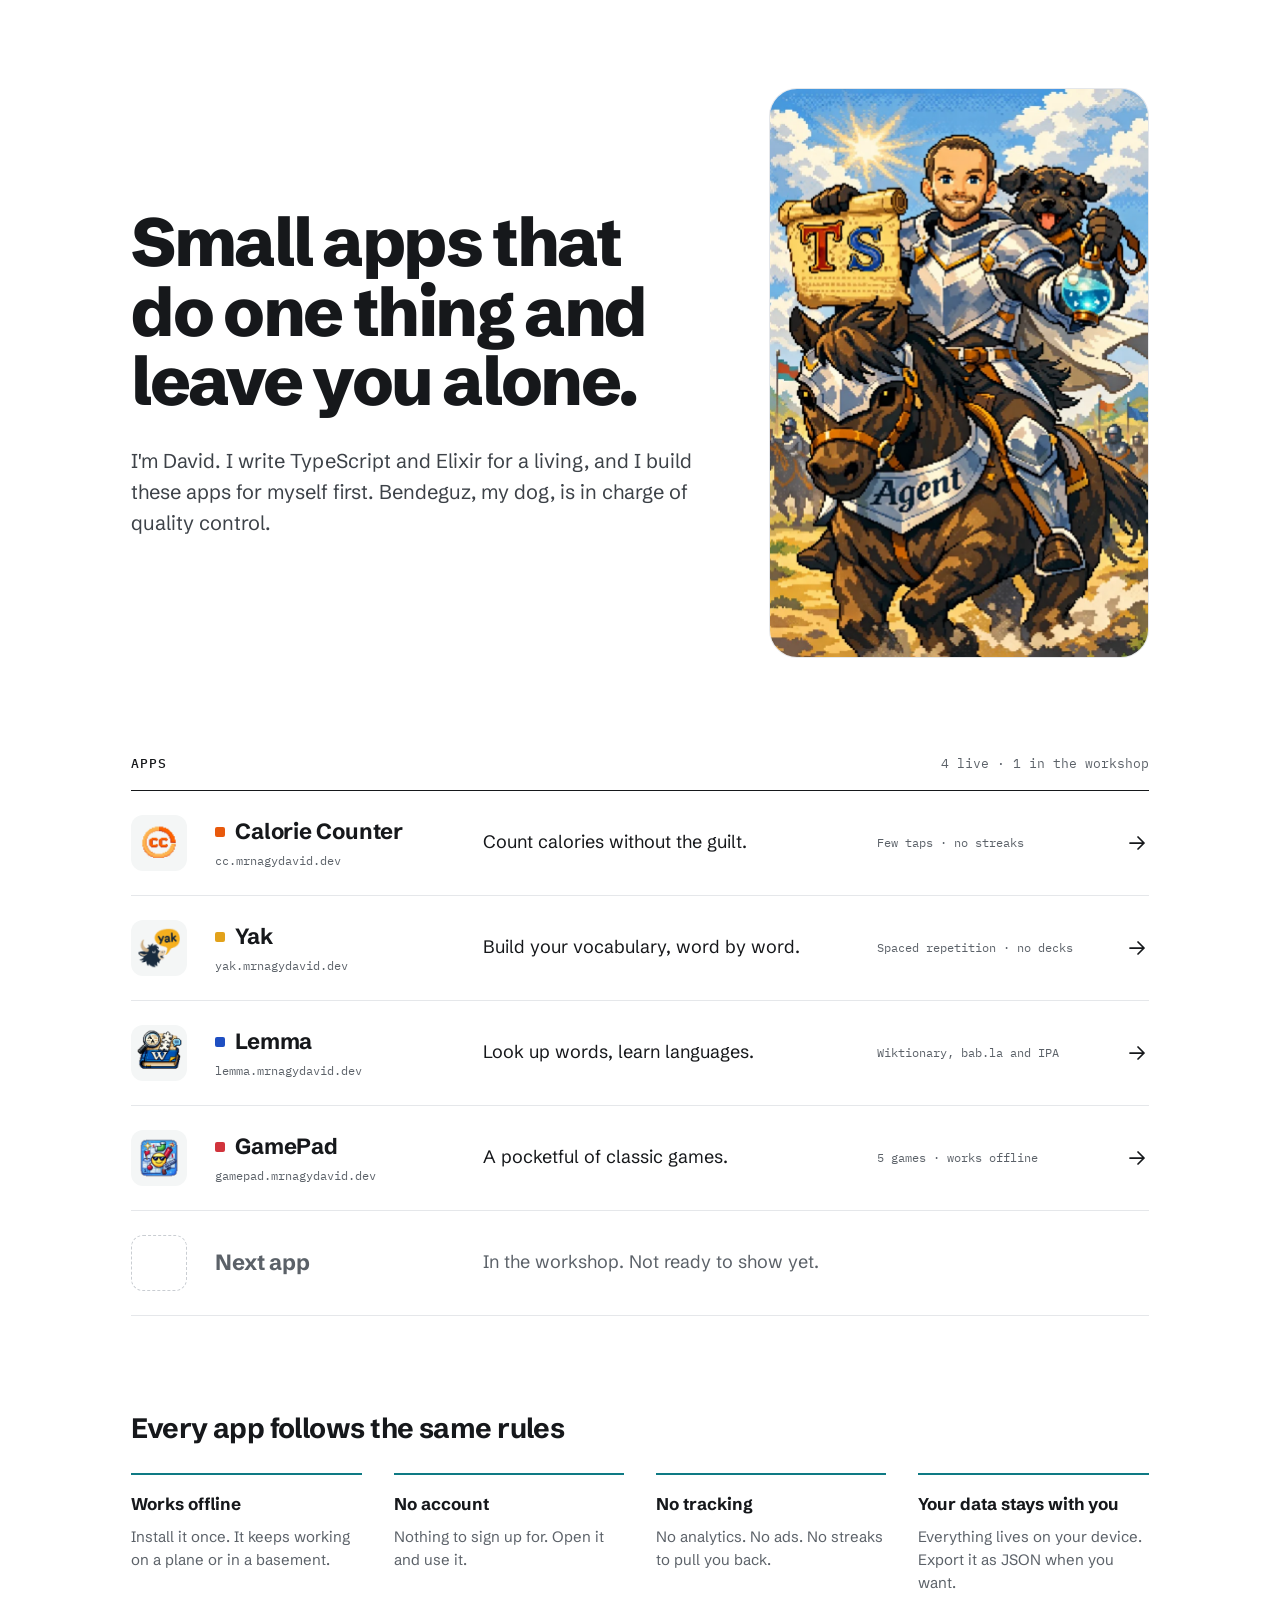
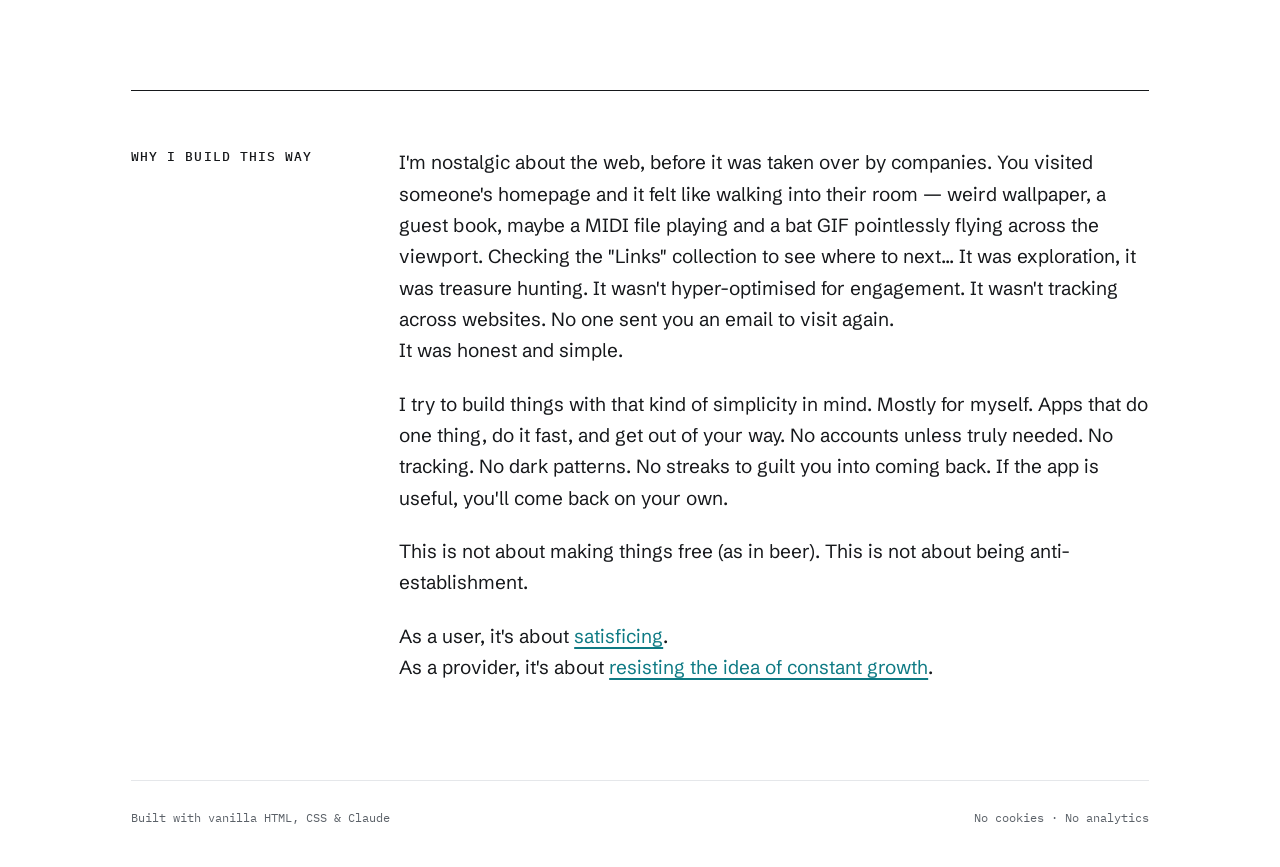
<file: index.html>
<!doctype html>
<html lang="en">
<head>
  <meta charset="utf-8">
  <meta name="viewport" content="width=device-width, initial-scale=1">
  <title>David · Small apps that do one thing</title>
  <meta name="description" content="David's homepage. Small, offline-first apps with no accounts and no tracking: Calorie Counter, Yak, Lemma and GamePad.">
  <meta name="theme-color" content="#FFFFFF">
  <link rel="preconnect" href="https://fonts.googleapis.com">
  <link rel="preconnect" href="https://fonts.gstatic.com" crossorigin>
  <link rel="stylesheet" href="https://fonts.googleapis.com/css2?family=IBM+Plex+Mono:wght@400;500&family=Schibsted+Grotesk:wght@400;500;700;800&display=swap">
  <link rel="stylesheet" href="style.css">
</head>
<body>
  <div class="wrap">

    <main id="main">

      <section class="hero hero--home">
        <div class="hero__text">
          <h1 class="display">Small apps that do one thing and leave you alone.</h1>
          <p class="lead">I'm David. I write TypeScript and Elixir for a living, and I build these apps for myself first. Bendeguz, my dog, is in charge of quality control.</p>
        </div>
        <div class="hero__figure">
          <img class="portrait" src="assets/hero.webp" width="760" height="1140" alt="Pixel art: David as a knight riding a horse named Agent. He holds a TypeScript scroll and an Elixir potion. Bendeguz the dog rides behind him.">
        </div>
      </section>

      <section id="apps" class="apps" aria-labelledby="apps-title">
        <div class="apps__head">
          <h2 id="apps-title" class="label">Apps</h2>
          <span>4 live · 1 in the workshop</span>
        </div>

        <ul class="app-list">
          <li>
            <a class="app-row app-cc" href="calorie-counter/">
              <img class="app-row__icon" src="assets/cc.webp" width="56" height="56" alt="">
              <span class="app-row__title">
                <span class="app-row__name"><span class="dot"></span>Calorie Counter</span>
                <span class="host">cc.mrnagydavid.dev</span>
              </span>
              <span class="app-row__pitch">Count calories without the guilt.</span>
              <span class="app-row__facts">Few taps · no streaks</span>
              <svg class="app-row__arrow" width="24" height="24" viewBox="0 0 24 24" fill="none" stroke="currentColor" stroke-width="1.75" stroke-linecap="round" stroke-linejoin="round" aria-hidden="true"><path d="M5 12h14M13 6l6 6-6 6"/></svg>
            </a>
          </li>
          <li>
            <a class="app-row app-yak" href="yak/">
              <img class="app-row__icon" src="assets/yak.webp" width="56" height="56" alt="">
              <span class="app-row__title">
                <span class="app-row__name"><span class="dot"></span>Yak</span>
                <span class="host">yak.mrnagydavid.dev</span>
              </span>
              <span class="app-row__pitch">Build your vocabulary, word by word.</span>
              <span class="app-row__facts">Spaced repetition · no decks</span>
              <svg class="app-row__arrow" width="24" height="24" viewBox="0 0 24 24" fill="none" stroke="currentColor" stroke-width="1.75" stroke-linecap="round" stroke-linejoin="round" aria-hidden="true"><path d="M5 12h14M13 6l6 6-6 6"/></svg>
            </a>
          </li>
          <li>
            <a class="app-row app-lemma" href="lemma/">
              <img class="app-row__icon" src="assets/lemma.webp" width="56" height="56" alt="">
              <span class="app-row__title">
                <span class="app-row__name"><span class="dot"></span>Lemma</span>
                <span class="host">lemma.mrnagydavid.dev</span>
              </span>
              <span class="app-row__pitch">Look up words, learn languages.</span>
              <span class="app-row__facts">Wiktionary, bab.la and IPA</span>
              <svg class="app-row__arrow" width="24" height="24" viewBox="0 0 24 24" fill="none" stroke="currentColor" stroke-width="1.75" stroke-linecap="round" stroke-linejoin="round" aria-hidden="true"><path d="M5 12h14M13 6l6 6-6 6"/></svg>
            </a>
          </li>
          <li>
            <a class="app-row app-gamepad" href="gamepad/">
              <img class="app-row__icon" src="assets/gamepad.webp" width="56" height="56" alt="">
              <span class="app-row__title">
                <span class="app-row__name"><span class="dot"></span>GamePad</span>
                <span class="host">gamepad.mrnagydavid.dev</span>
              </span>
              <span class="app-row__pitch">A pocketful of classic games.</span>
              <span class="app-row__facts">5 games · works offline</span>
              <svg class="app-row__arrow" width="24" height="24" viewBox="0 0 24 24" fill="none" stroke="currentColor" stroke-width="1.75" stroke-linecap="round" stroke-linejoin="round" aria-hidden="true"><path d="M5 12h14M13 6l6 6-6 6"/></svg>
            </a>
          </li>
          <li>
            <div class="app-row app-row--soon">
              <span class="app-row__icon app-row__icon--blank"></span>
              <span class="app-row__name">Next app</span>
              <span class="app-row__pitch">In the workshop. Not ready to show yet.</span>
            </div>
          </li>
        </ul>
      </section>

      <section class="block block--tight" aria-labelledby="rules-title">
        <h2 id="rules-title" class="h2 h2--small">Every app follows the same rules</h2>
        <div class="pillars">
          <div class="pillar">
            <h3>Works offline</h3>
            <p>Install it once. It keeps working on a plane or in a basement.</p>
          </div>
          <div class="pillar">
            <h3>No account</h3>
            <p>Nothing to sign up for. Open it and use it.</p>
          </div>
          <div class="pillar">
            <h3>No tracking</h3>
            <p>No analytics. No ads. No streaks to pull you back.</p>
          </div>
          <div class="pillar">
            <h3>Your data stays with you</h3>
            <p>Everything lives on your device. Export it as JSON when you want.</p>
          </div>
        </div>
      </section>

      <section id="why" class="split split--ruled" aria-labelledby="why-title">
        <h2 id="why-title" class="label">Why I build this way</h2>
        <div class="prose">
          <p>I'm nostalgic about the web, before it was taken over by companies. You visited someone's homepage and it felt like walking into their room &mdash; weird wallpaper, a guest book, maybe a MIDI file playing and a bat GIF pointlessly flying across the viewport. Checking the "Links" collection to see where to next... It was exploration, it was treasure hunting. It wasn't hyper-optimised for engagement. It wasn't tracking across websites. No one sent you an email to visit again.<br>It was honest and simple.</p>
          <p>I try to build things with that kind of simplicity in mind. Mostly for myself. Apps that do one thing, do it fast, and get out of your way. No accounts unless truly needed. No tracking. No dark patterns. No streaks to guilt you into coming back. If the app is useful, you'll come back on your own.</p>
          <p>This is not about making things free (as in beer). This is not about being anti-establishment.</p>
          <p>As a user, it's about <a href="https://en.wikipedia.org/wiki/Satisficing">satisficing</a>.<br>As a provider, it's about <a href="https://37signals.com/10">resisting the idea of constant growth</a>.</p>
        </div>
      </section>

    </main>

    <footer class="site-footer">
      <span>Built with vanilla HTML, CSS &amp; Claude</span>
      <span>No cookies · No analytics</span>
    </footer>

  </div>
</body>
</html>
</file>
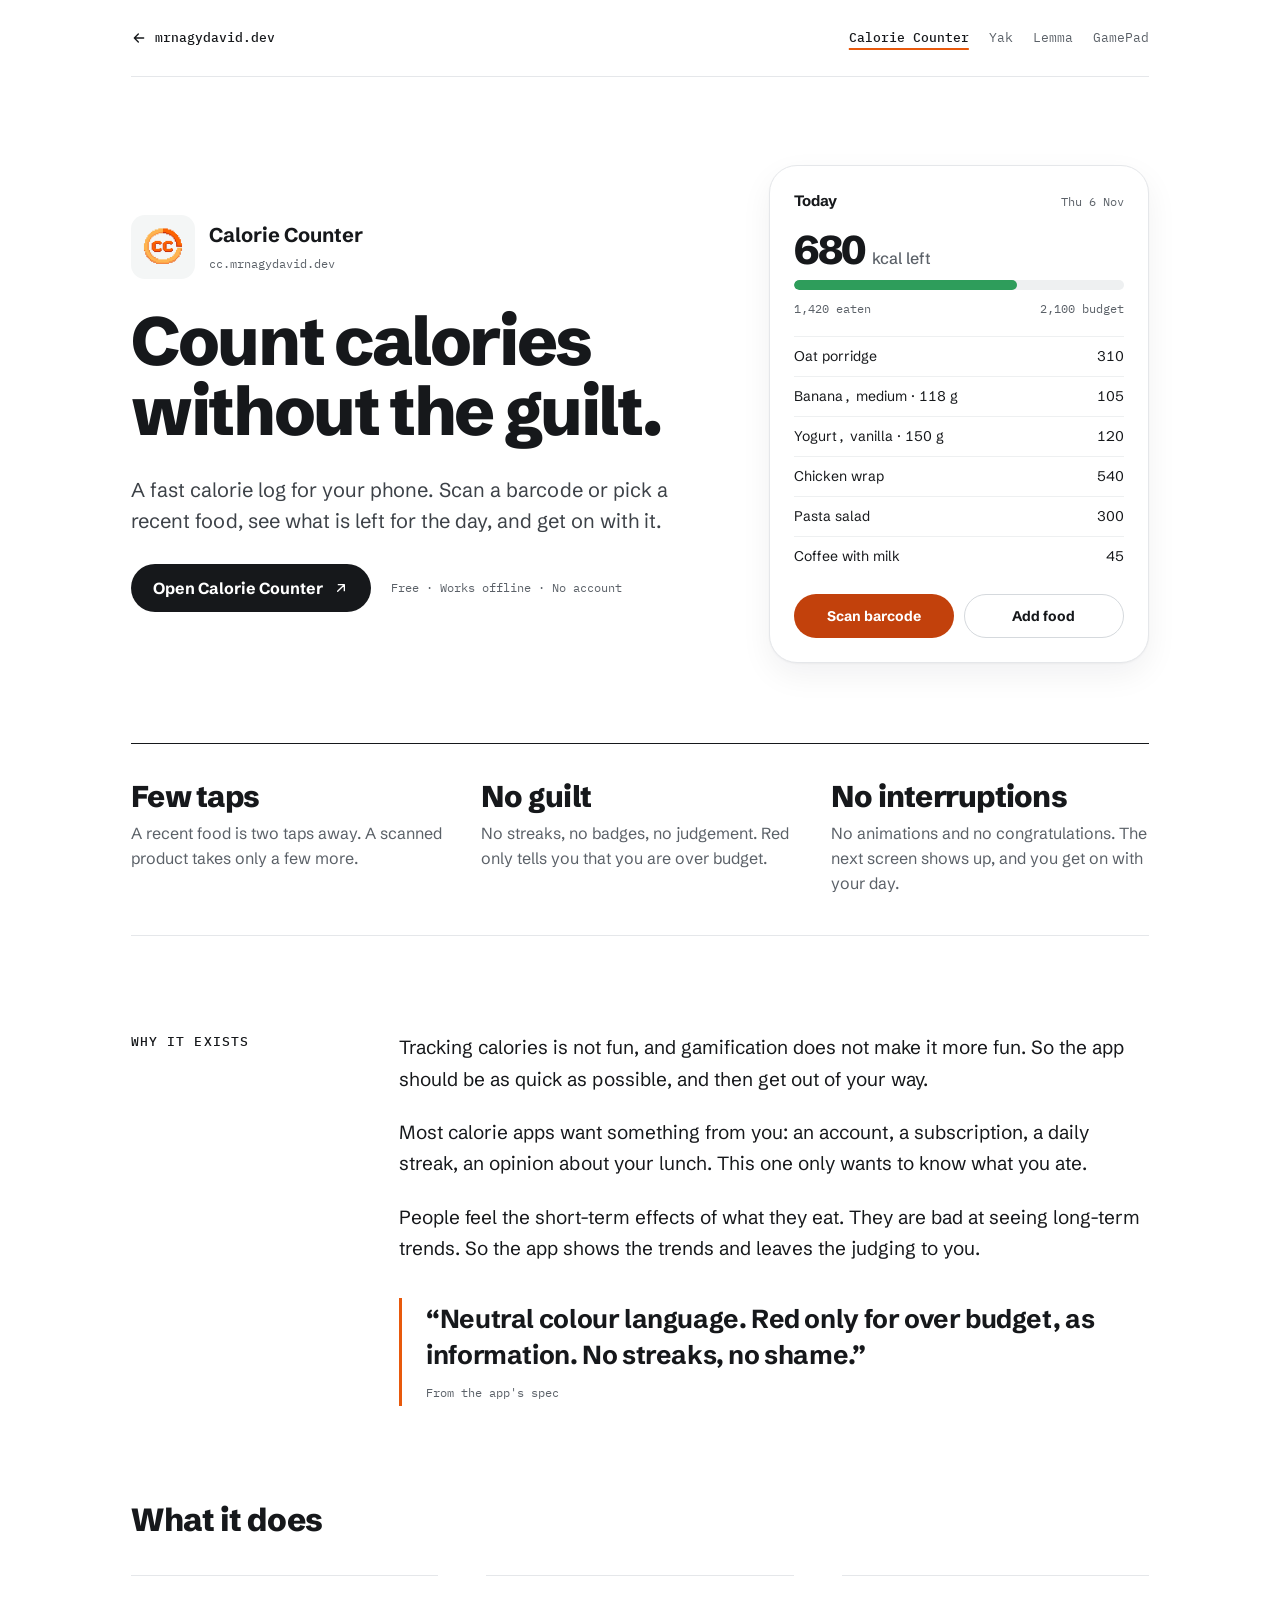
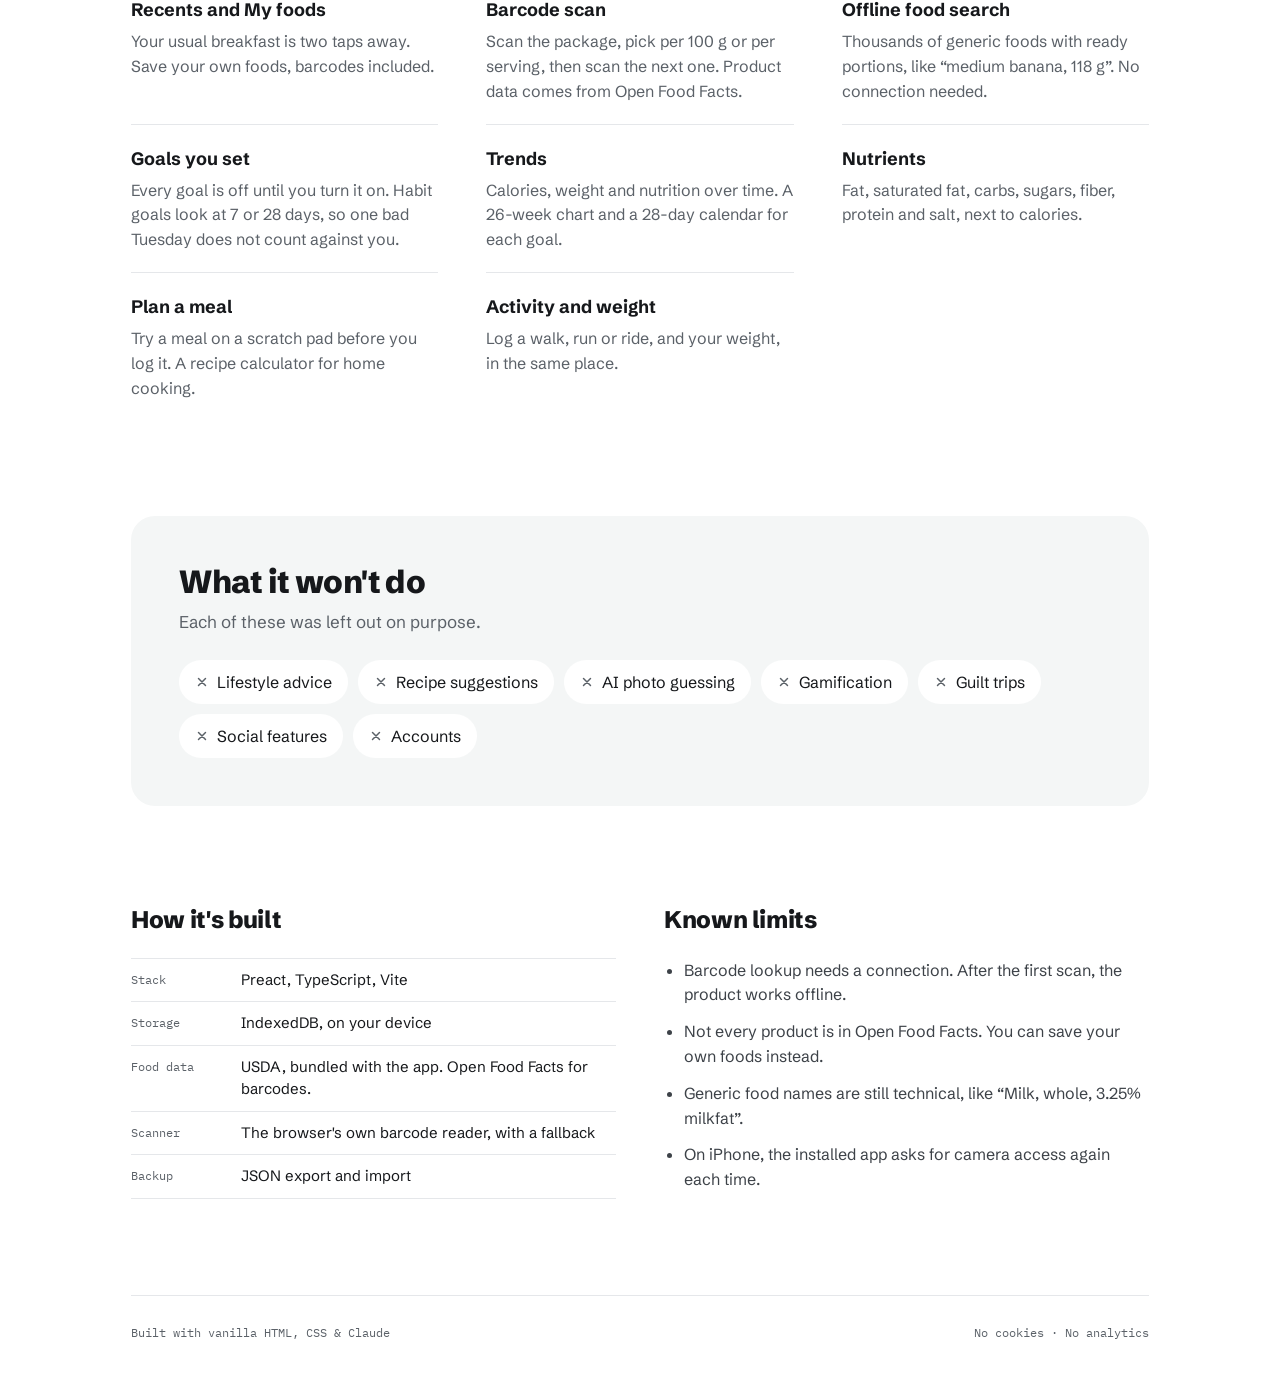
<file: calorie-counter/index.html>
<!doctype html>
<html lang="en">
<head>
  <meta charset="utf-8">
  <meta name="viewport" content="width=device-width, initial-scale=1">
  <title>Calorie Counter · mrnagydavid.dev</title>
  <meta name="description" content="Calorie Counter: a fast calorie log for your phone. Few taps, no guilt, no interruptions. Works offline, no account.">
  <meta name="theme-color" content="#FFFFFF">
  <link rel="preconnect" href="https://fonts.googleapis.com">
  <link rel="preconnect" href="https://fonts.gstatic.com" crossorigin>
  <link rel="stylesheet" href="https://fonts.googleapis.com/css2?family=IBM+Plex+Mono:wght@400;500&family=Schibsted+Grotesk:wght@400;500;700;800&display=swap">
  <link rel="stylesheet" href="../style.css">
</head>
<body class="app-cc">
  <a class="skip" href="#main">Skip to content</a>

  <div class="wrap">

    <header class="site-header">
      <a class="brand" href="../"><svg width="16" height="16" viewBox="0 0 24 24" fill="none" stroke="currentColor" stroke-width="2" stroke-linecap="round" stroke-linejoin="round" aria-hidden="true"><path d="M19 12H5M11 18l-6-6 6-6"/></svg>mrnagydavid.dev</a>
      <nav class="site-nav" aria-label="Apps">
        <a href="../calorie-counter/" aria-current="page">Calorie Counter</a>
        <a href="../yak/">Yak</a>
        <a href="../lemma/">Lemma</a>
        <a href="../gamepad/">GamePad</a>
      </nav>
    </header>

    <main id="main">

      <section class="hero">
        <div class="hero__text">
          <div class="app-id">
            <img src="../assets/cc.webp" width="64" height="64" alt="Calorie Counter icon">
            <div>
              <span class="app-id__name">Calorie Counter</span>
              <span class="host">cc.mrnagydavid.dev</span>
            </div>
          </div>
          <h1 class="display">Count calories without the guilt.</h1>
          <p class="lead">A fast calorie log for your phone. Scan a barcode or pick a recent food, see what is left for the day, and get on with it.</p>
          <div class="cta">
            <a class="btn" target="_blank" rel="noopener" href="https://cc.mrnagydavid.dev">Open Calorie Counter<svg width="16" height="16" viewBox="0 0 24 24" fill="none" stroke="currentColor" stroke-width="2" stroke-linecap="round" stroke-linejoin="round" aria-hidden="true"><path d="M7 17L17 7M8 7h9v9"/></svg><span class="visually-hidden"> (opens in a new tab)</span></a>
            <span class="note">Free · Works offline · No account</span>
          </div>
        </div>

        <figure class="hero__figure">
          <div class="mock" role="img" aria-label="Illustration of the Today screen: 680 kcal left of a 2,100 kcal budget, a list of six foods, and the Scan barcode and Add food buttons.">
            <div class="mock__row">
              <span class="mock__title">Today</span>
              <span class="mock__small">Thu 6 Nov</span>
            </div>
            <div class="cc-total">
              <span class="cc-left">680 <small>kcal left</small></span>
              <div class="bar"><span style="width: 67.6%"></span></div>
              <div class="mock__row mock__small"><span>1,420 eaten</span><span>2,100 budget</span></div>
            </div>
            <ul class="cc-log">
              <li><span>Oat porridge</span><span>310</span></li>
              <li><span>Banana, medium · 118 g</span><span>105</span></li>
              <li><span>Yogurt, vanilla · 150 g</span><span>120</span></li>
              <li><span>Chicken wrap</span><span>540</span></li>
              <li><span>Pasta salad</span><span>300</span></li>
              <li><span>Coffee with milk</span><span>45</span></li>
            </ul>
            <div class="mock__buttons">
              <span class="pill pill--solid">Scan barcode</span>
              <span class="pill">Add food</span>
            </div>
          </div>
        </figure>
      </section>

      <section class="strengths" aria-labelledby="diff-title">
        <h2 id="diff-title" class="visually-hidden">What makes it different</h2>
        <div class="strength">
          <h3>Few taps</h3>
          <p>A recent food is two taps away. A scanned product takes only a few more.</p>
        </div>
        <div class="strength">
          <h3>No guilt</h3>
          <p>No streaks, no badges, no judgement. Red only tells you that you are over budget.</p>
        </div>
        <div class="strength">
          <h3>No interruptions</h3>
          <p>No animations and no congratulations. The next screen shows up, and you get on with your day.</p>
        </div>
      </section>

      <section class="split" aria-labelledby="why-title">
        <h2 id="why-title" class="label">Why it exists</h2>
        <div class="prose">
          <p>Tracking calories is not fun, and gamification does not make it more fun. So the app should be as quick as possible, and then get out of your way.</p>
          <p>Most calorie apps want something from you: an account, a subscription, a daily streak, an opinion about your lunch. This one only wants to know what you ate.</p>
          <p>People feel the short-term effects of what they eat. They are bad at seeing long-term trends. So the app shows the trends and leaves the judging to you.</p>
          <blockquote class="quote">
            <p>“Neutral colour language. Red only for over budget, as information. No streaks, no shame.”</p>
            <cite>From the app's spec</cite>
          </blockquote>
        </div>
      </section>

      <section class="block" aria-labelledby="does-title">
        <h2 id="does-title" class="h2">What it does</h2>
        <div class="features">
          <div class="feature">
            <h3>Recents and My foods</h3>
            <p>Your usual breakfast is two taps away. Save your own foods, barcodes included.</p>
          </div>
          <div class="feature">
            <h3>Barcode scan</h3>
            <p>Scan the package, pick per 100 g or per serving, then scan the next one. Product data comes from Open Food Facts.</p>
          </div>
          <div class="feature">
            <h3>Offline food search</h3>
            <p>Thousands of generic foods with ready portions, like “medium banana, 118 g”. No connection needed.</p>
          </div>
          <div class="feature">
            <h3>Goals you set</h3>
            <p>Every goal is off until you turn it on. Habit goals look at 7 or 28 days, so one bad Tuesday does not count against you.</p>
          </div>
          <div class="feature">
            <h3>Trends</h3>
            <p>Calories, weight and nutrition over time. A 26-week chart and a 28-day calendar for each goal.</p>
          </div>
          <div class="feature">
            <h3>Nutrients</h3>
            <p>Fat, saturated fat, carbs, sugars, fiber, protein and salt, next to calories.</p>
          </div>
          <div class="feature">
            <h3>Plan a meal</h3>
            <p>Try a meal on a scratch pad before you log it. A recipe calculator for home cooking.</p>
          </div>
          <div class="feature">
            <h3>Activity and weight</h3>
            <p>Log a walk, run or ride, and your weight, in the same place.</p>
          </div>
        </div>
      </section>

      <section class="wont" aria-labelledby="wont-title">
        <div class="wont__intro">
          <h2 id="wont-title" class="h2">What it won't do</h2>
          <p>Each of these was left out on purpose.</p>
        </div>
        <ul class="chips">
          <li>Lifestyle advice</li>
          <li>Recipe suggestions</li>
          <li>AI photo guessing</li>
          <li>Gamification</li>
          <li>Guilt trips</li>
          <li>Social features</li>
          <li>Accounts</li>
        </ul>
      </section>

      <section class="two">
        <div>
          <h2 class="h3">How it's built</h2>
          <dl class="specs">
            <dt>Stack</dt><dd>Preact, TypeScript, Vite</dd>
            <dt>Storage</dt><dd>IndexedDB, on your device</dd>
            <dt>Food data</dt><dd>USDA, bundled with the app. Open Food Facts for barcodes.</dd>
            <dt>Scanner</dt><dd>The browser's own barcode reader, with a fallback</dd>
            <dt>Backup</dt><dd>JSON export and import</dd>
          </dl>
        </div>
        <div>
          <h2 class="h3">Known limits</h2>
          <ul class="limits">
            <li>Barcode lookup needs a connection. After the first scan, the product works offline.</li>
            <li>Not every product is in Open Food Facts. You can save your own foods instead.</li>
            <li>Generic food names are still technical, like “Milk, whole, 3.25% milkfat”.</li>
            <li>On iPhone, the installed app asks for camera access again each time.</li>
          </ul>
        </div>
      </section>

    </main>

    <footer class="site-footer">
      <span>Built with vanilla HTML, CSS &amp; Claude</span>
      <span>No cookies · No analytics</span>
    </footer>

  </div>
</body>
</html>
</file>
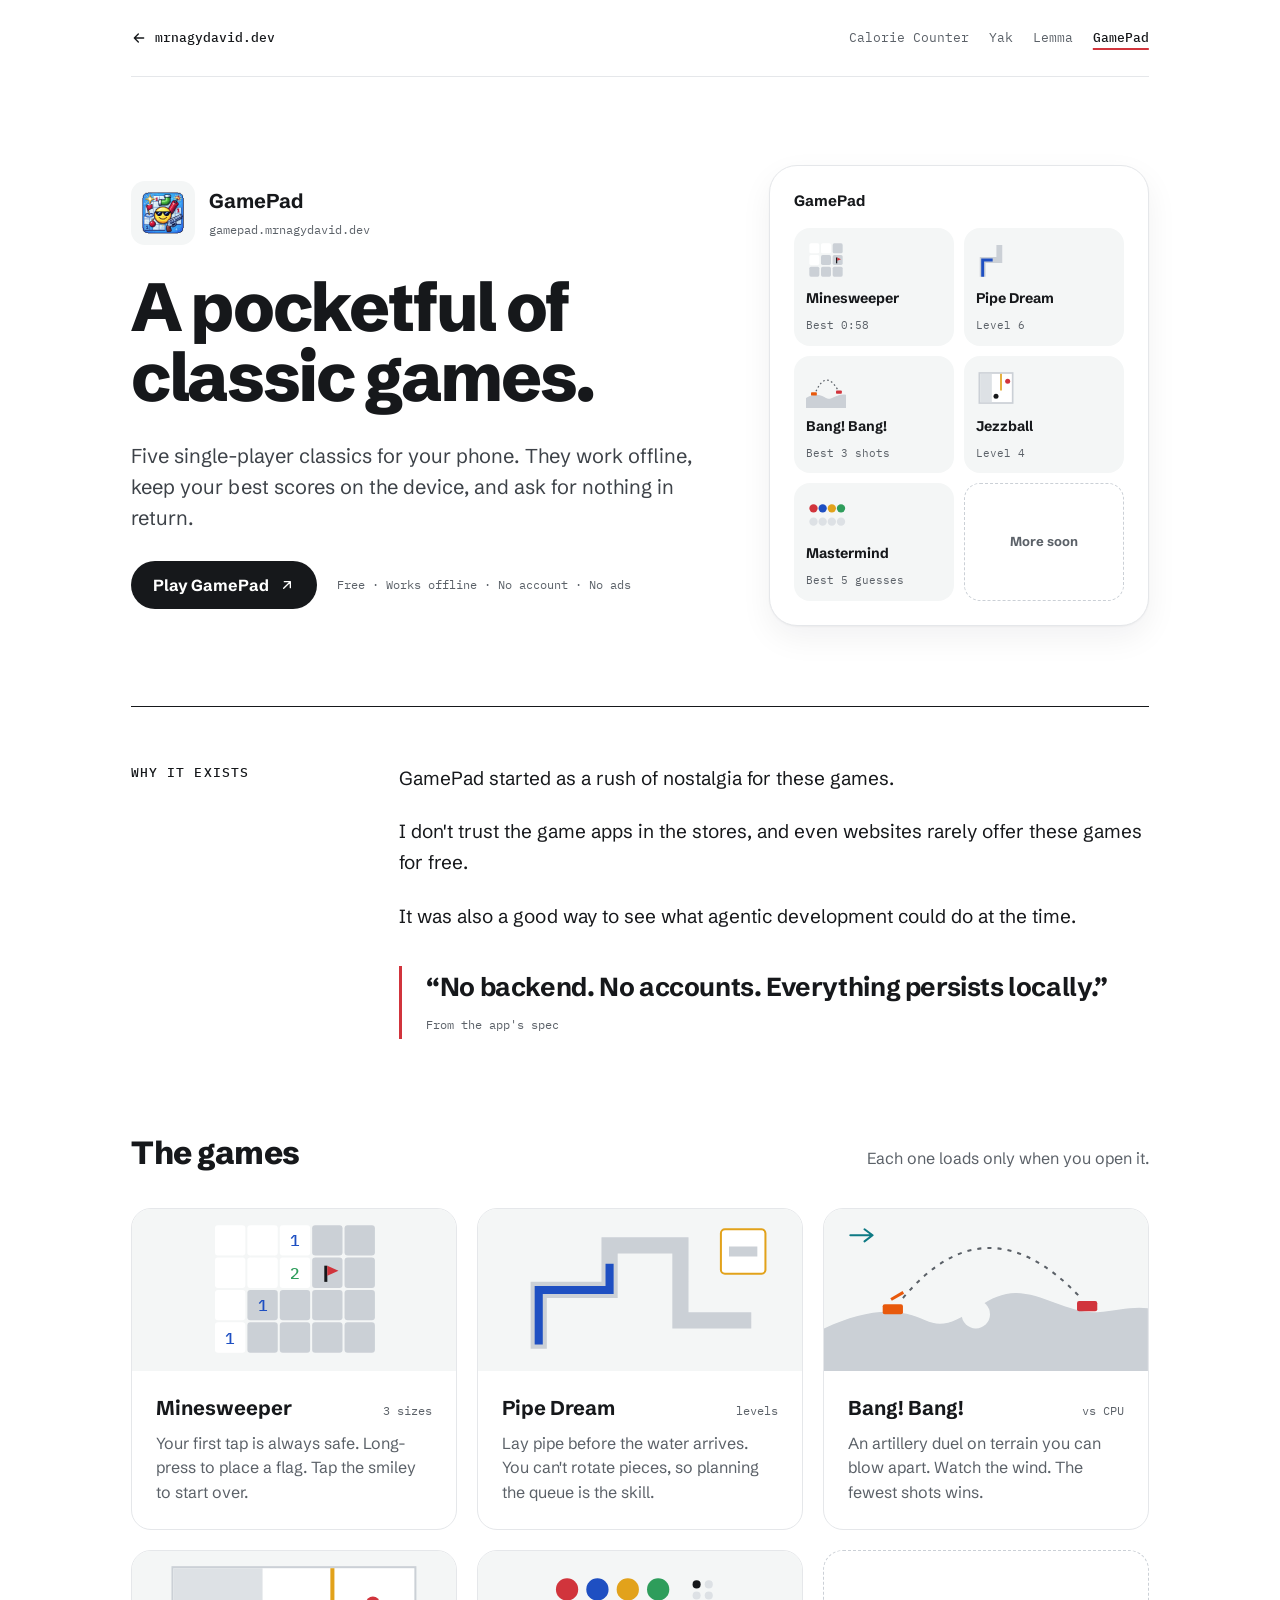
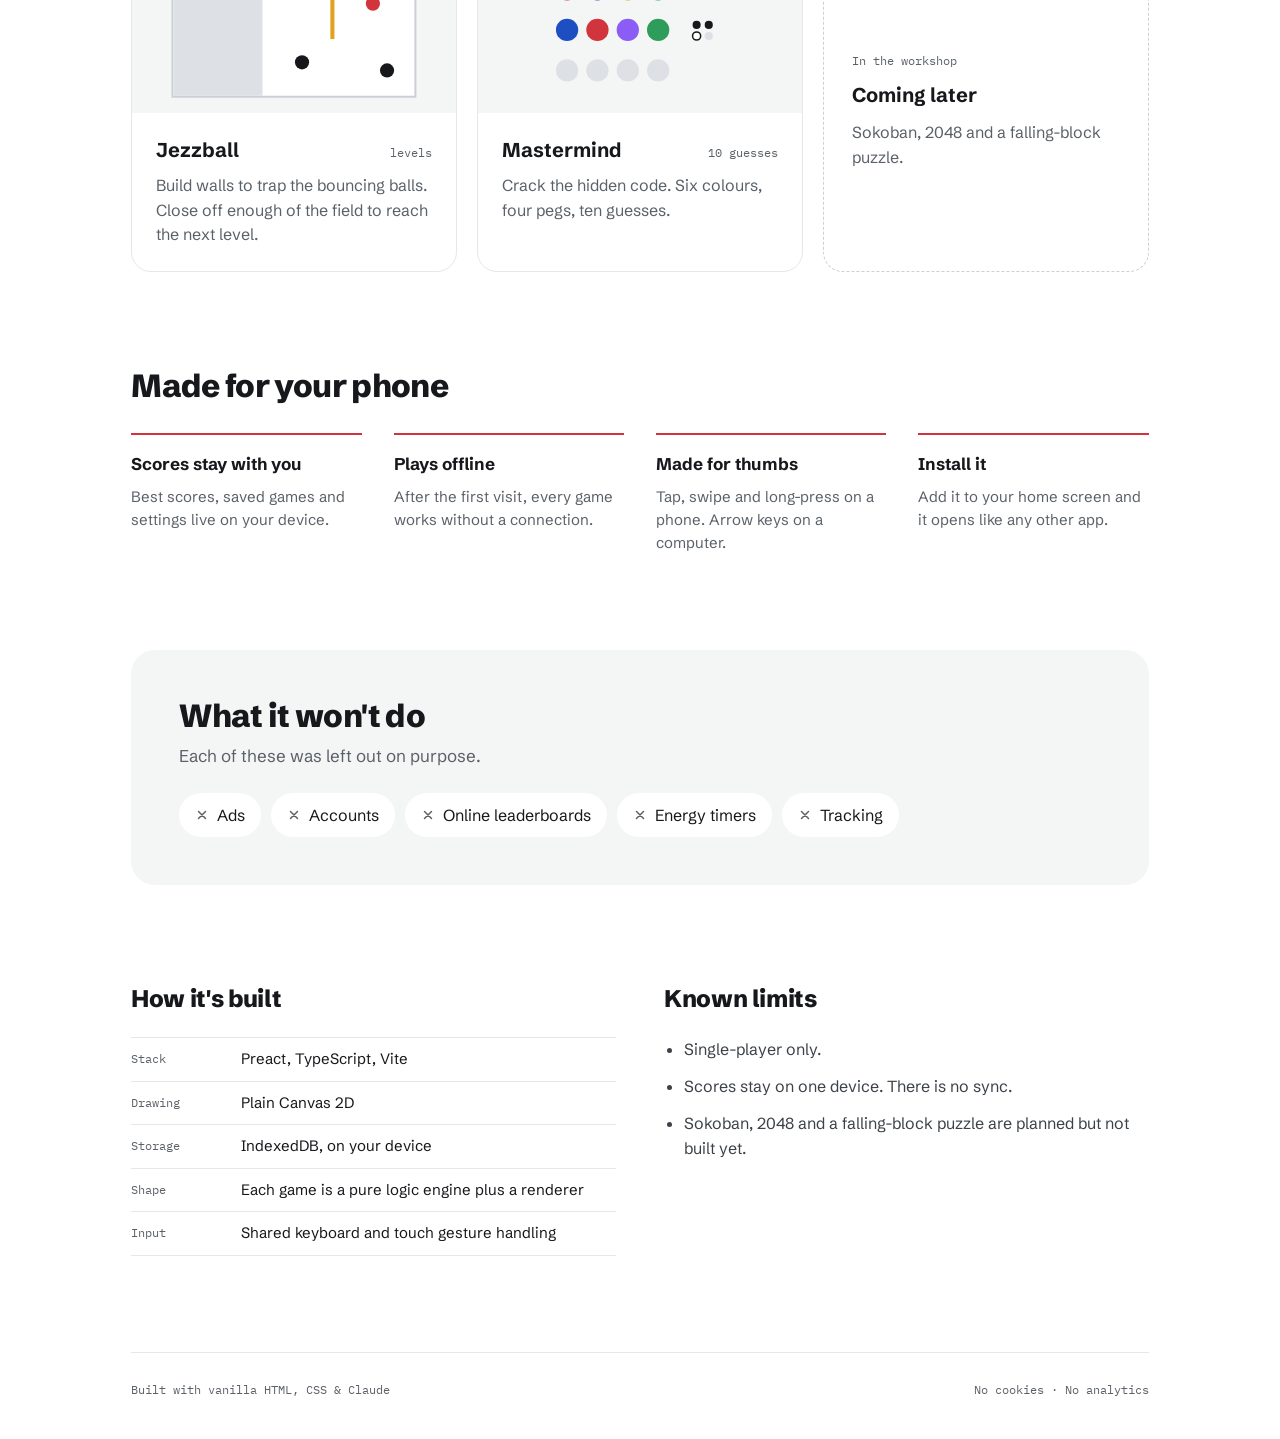
<file: gamepad/index.html>
<!doctype html>
<html lang="en">
<head>
  <meta charset="utf-8">
  <meta name="viewport" content="width=device-width, initial-scale=1">
  <title>GamePad · mrnagydavid.dev</title>
  <meta name="description" content="GamePad: five single-player classics for your phone. Minesweeper, Pipe Dream, Bang! Bang!, Jezzball and Mastermind. Offline, no account, no ads.">
  <meta name="theme-color" content="#FFFFFF">
  <link rel="preconnect" href="https://fonts.googleapis.com">
  <link rel="preconnect" href="https://fonts.gstatic.com" crossorigin>
  <link rel="stylesheet" href="https://fonts.googleapis.com/css2?family=IBM+Plex+Mono:wght@400;500&family=Schibsted+Grotesk:wght@400;500;700;800&display=swap">
  <link rel="stylesheet" href="../style.css">
</head>
<body class="app-gamepad">
  <a class="skip" href="#main">Skip to content</a>

  <div class="wrap">

    <header class="site-header">
      <a class="brand" href="../"><svg width="16" height="16" viewBox="0 0 24 24" fill="none" stroke="currentColor" stroke-width="2" stroke-linecap="round" stroke-linejoin="round" aria-hidden="true"><path d="M19 12H5M11 18l-6-6 6-6"/></svg>mrnagydavid.dev</a>
      <nav class="site-nav" aria-label="Apps">
        <a href="../calorie-counter/">Calorie Counter</a>
        <a href="../yak/">Yak</a>
        <a href="../lemma/">Lemma</a>
        <a href="../gamepad/" aria-current="page">GamePad</a>
      </nav>
    </header>

    <main id="main">

      <section class="hero">
        <div class="hero__text">
          <div class="app-id">
            <img src="../assets/gamepad.webp" width="64" height="64" alt="GamePad icon: a Minesweeper grid with a flag, a pipe, dynamite and a smiley in sunglasses">
            <div>
              <span class="app-id__name">GamePad</span>
              <span class="host">gamepad.mrnagydavid.dev</span>
            </div>
          </div>
          <h1 class="display">A pocketful of classic games.</h1>
          <p class="lead">Five single-player classics for your phone. They work offline, keep your best scores on the device, and ask for nothing in return.</p>
          <div class="cta">
            <a class="btn" target="_blank" rel="noopener" href="https://gamepad.mrnagydavid.dev">Play GamePad<svg width="16" height="16" viewBox="0 0 24 24" fill="none" stroke="currentColor" stroke-width="2" stroke-linecap="round" stroke-linejoin="round" aria-hidden="true"><path d="M7 17L17 7M8 7h9v9"/></svg><span class="visually-hidden"> (opens in a new tab)</span></a>
            <span class="note">Free · Works offline · No account · No ads</span>
          </div>
        </div>

        <figure class="hero__figure">
          <div class="mock mock--gamepad" role="img" aria-label="Illustration of the game list: Minesweeper, Pipe Dream, Bang! Bang!, Jezzball and Mastermind, each with a best score or level, and a More soon tile.">
            <span class="mock__title">GamePad</span>
            <div class="gp-grid">
              <div class="gp-tile">
                <svg viewBox="0 0 48 48" width="40" height="40"><rect x="4" y="4" width="12" height="12" rx="2" fill="#FFFFFF"/><rect x="18" y="4" width="12" height="12" rx="2" fill="#FFFFFF"/><rect x="32" y="4" width="12" height="12" rx="2" fill="#CBD0D6"/><rect x="4" y="18" width="12" height="12" rx="2" fill="#FFFFFF"/><rect x="18" y="18" width="12" height="12" rx="2" fill="#CBD0D6"/><rect x="32" y="18" width="12" height="12" rx="2" fill="#CBD0D6"/><rect x="4" y="32" width="12" height="12" rx="2" fill="#CBD0D6"/><rect x="18" y="32" width="12" height="12" rx="2" fill="#CBD0D6"/><rect x="32" y="32" width="12" height="12" rx="2" fill="#CBD0D6"/><rect x="36" y="21" width="1.5" height="7" fill="#16181B"/><polygon points="37.5,21 42,23 37.5,25" fill="#D1343C"/></svg>
                <strong>Minesweeper</strong>
                <span>Best 0:58</span>
              </div>
              <div class="gp-tile">
                <svg viewBox="0 0 48 48" width="40" height="40"><polyline points="8,44 8,24 28,24 28,6" fill="none" stroke="#CBD0D6" stroke-width="7"/><polyline points="8,44 8,24 20,24" fill="none" stroke="#1E4FC2" stroke-width="3.5"/></svg>
                <strong>Pipe Dream</strong>
                <span>Level 6</span>
              </div>
              <div class="gp-tile">
                <svg viewBox="0 0 48 48" width="40" height="40"><path d="M0 48 L0 36 C 10 30, 18 32, 24 36 C 30 40, 36 30, 48 32 L48 48 Z" fill="#CBD0D6"/><rect x="6" y="29" width="7" height="4" rx="1" fill="#E8590C"/><rect x="36" y="27" width="7" height="4" rx="1" fill="#D1343C"/><path d="M12 28 Q 24 2 38 26" fill="none" stroke="#5B6168" stroke-width="1.5" stroke-dasharray="2 3"/></svg>
                <strong>Bang! Bang!</strong>
                <span>Best 3 shots</span>
              </div>
              <div class="gp-tile">
                <svg viewBox="0 0 48 48" width="40" height="40"><rect x="4" y="6" width="40" height="36" fill="#FFFFFF" stroke="#CBD0D6" stroke-width="2"/><rect x="5" y="7" width="14" height="34" fill="#DDE1E5"/><rect x="29" y="7" width="2" height="20" fill="#E2A21B"/><circle cx="24" cy="34" r="3" fill="#16181B"/><circle cx="38" cy="16" r="3" fill="#D1343C"/></svg>
                <strong>Jezzball</strong>
                <span>Level 4</span>
              </div>
              <div class="gp-tile">
                <svg viewBox="0 0 48 48" width="40" height="40"><circle cx="9" cy="16" r="5" fill="#D1343C"/><circle cx="20" cy="16" r="5" fill="#1E4FC2"/><circle cx="31" cy="16" r="5" fill="#E2A21B"/><circle cx="42" cy="16" r="5" fill="#2E9D5B"/><circle cx="9" cy="32" r="5" fill="#DDE1E5"/><circle cx="20" cy="32" r="5" fill="#DDE1E5"/><circle cx="31" cy="32" r="5" fill="#DDE1E5"/><circle cx="42" cy="32" r="5" fill="#DDE1E5"/></svg>
                <strong>Mastermind</strong>
                <span>Best 5 guesses</span>
              </div>
              <div class="gp-tile gp-tile--soon">More soon</div>
            </div>
          </div>
        </figure>
      </section>

      <section class="split split--ruled" aria-labelledby="why-title">
        <h2 id="why-title" class="label">Why it exists</h2>
        <div class="prose">
          <p>GamePad started as a rush of nostalgia for these games.</p>
          <p>I don't trust the game apps in the stores, and even websites rarely offer these games for free.</p>
          <p>It was also a good way to see what agentic development could do at the time.</p>
          <blockquote class="quote">
            <p>“No backend. No accounts. Everything persists locally.”</p>
            <cite>From the app's spec</cite>
          </blockquote>
        </div>
      </section>

      <section class="block" aria-labelledby="games-title">
        <div class="block__head">
          <h2 id="games-title" class="h2">The games</h2>
          <p>Each one loads only when you open it.</p>
        </div>
        <div class="games">

          <article class="game">
            <svg viewBox="0 0 320 160" role="img" aria-label="Sketch of a Minesweeper board with numbers and a flag">
              <g transform="translate(82 16)">
                <rect x="0" y="0" width="30" height="30" rx="3" fill="#FFFFFF"/><rect x="32" y="0" width="30" height="30" rx="3" fill="#FFFFFF"/><rect x="64" y="0" width="30" height="30" rx="3" fill="#FFFFFF"/><rect x="96" y="0" width="30" height="30" rx="3" fill="#CBD0D6"/><rect x="128" y="0" width="30" height="30" rx="3" fill="#CBD0D6"/>
                <rect x="0" y="32" width="30" height="30" rx="3" fill="#FFFFFF"/><rect x="32" y="32" width="30" height="30" rx="3" fill="#FFFFFF"/><rect x="64" y="32" width="30" height="30" rx="3" fill="#FFFFFF"/><rect x="96" y="32" width="30" height="30" rx="3" fill="#CBD0D6"/><rect x="128" y="32" width="30" height="30" rx="3" fill="#CBD0D6"/>
                <rect x="0" y="64" width="30" height="30" rx="3" fill="#FFFFFF"/><rect x="32" y="64" width="30" height="30" rx="3" fill="#CBD0D6"/><rect x="64" y="64" width="30" height="30" rx="3" fill="#CBD0D6"/><rect x="96" y="64" width="30" height="30" rx="3" fill="#CBD0D6"/><rect x="128" y="64" width="30" height="30" rx="3" fill="#CBD0D6"/>
                <rect x="0" y="96" width="30" height="30" rx="3" fill="#FFFFFF"/><rect x="32" y="96" width="30" height="30" rx="3" fill="#CBD0D6"/><rect x="64" y="96" width="30" height="30" rx="3" fill="#CBD0D6"/><rect x="96" y="96" width="30" height="30" rx="3" fill="#CBD0D6"/><rect x="128" y="96" width="30" height="30" rx="3" fill="#CBD0D6"/>
                <text x="79" y="21" fill="#1E4FC2" font-family="IBM Plex Mono, monospace" font-size="16" font-weight="500" text-anchor="middle">1</text>
                <text x="79" y="53" fill="#2E9D5B" font-family="IBM Plex Mono, monospace" font-size="16" font-weight="500" text-anchor="middle">2</text>
                <text x="47" y="85" fill="#1E4FC2" font-family="IBM Plex Mono, monospace" font-size="16" font-weight="500" text-anchor="middle">1</text>
                <text x="15" y="117" fill="#1E4FC2" font-family="IBM Plex Mono, monospace" font-size="16" font-weight="500" text-anchor="middle">1</text>
                <rect x="108" y="40" width="3" height="16" fill="#16181B"/><polygon points="111,40 122,45 111,50" fill="#D1343C"/>
              </g>
            </svg>
            <div class="game__body">
              <div class="game__title"><h3>Minesweeper</h3><span class="note">3 sizes</span></div>
              <p>Your first tap is always safe. Long-press to place a flag. Tap the smiley to start over.</p>
            </div>
          </article>

          <article class="game">
            <svg viewBox="0 0 320 160" role="img" aria-label="Sketch of a pipe on a grid, partly filled with water">
              <polyline points="60,130 60,80 130,80 130,36 200,36 200,110 262,110" fill="none" stroke="#CBD0D6" stroke-width="16" stroke-linecap="square" stroke-linejoin="miter"/>
              <polyline points="60,130 60,80 130,80 130,58" fill="none" stroke="#1E4FC2" stroke-width="8" stroke-linecap="square" stroke-linejoin="miter"/>
              <rect x="240" y="20" width="44" height="44" rx="4" fill="#FFFFFF" stroke="#E2A21B" stroke-width="2"/><polyline points="248,42 276,42" fill="none" stroke="#CBD0D6" stroke-width="10"/>
            </svg>
            <div class="game__body">
              <div class="game__title"><h3>Pipe Dream</h3><span class="note">levels</span></div>
              <p>Lay pipe before the water arrives. You can't rotate pieces, so planning the queue is the skill.</p>
            </div>
          </article>

          <article class="game">
            <svg viewBox="0 0 320 160" role="img" aria-label="Sketch of two tanks on hilly terrain with a shell's arc between them">
              <path d="M0 160 L0 118 C 40 100, 70 96, 100 110 C 130 124, 150 90, 180 84 C 210 78, 240 104, 270 102 C 290 100, 305 96, 320 98 L320 160 Z" fill="#CBD0D6"/>
              <circle cx="150" cy="104" r="14" fill="#F4F6F6"/>
              <rect x="58" y="94" width="20" height="10" rx="2" fill="#E8590C"/><rect x="66" y="88" width="14" height="3" fill="#E8590C" transform="rotate(-30 66 89)"/>
              <rect x="250" y="91" width="20" height="10" rx="2" fill="#D1343C"/>
              <path d="M78 88 Q 160 -10 252 86" fill="none" stroke="#5B6168" stroke-width="2" stroke-dasharray="4 6"/>
              <path d="M26 26 h22 M40 20 l8 6 -8 6" fill="none" stroke="#0E7A84" stroke-width="2" stroke-linecap="round" stroke-linejoin="round"/>
            </svg>
            <div class="game__body">
              <div class="game__title"><h3>Bang! Bang!</h3><span class="note">vs CPU</span></div>
              <p>An artillery duel on terrain you can blow apart. Watch the wind. The fewest shots wins.</p>
            </div>
          </article>

          <article class="game">
            <svg viewBox="0 0 320 160" role="img" aria-label="Sketch of a field with a wall closing off part of it and balls bouncing">
              <rect x="40" y="16" width="240" height="128" fill="#FFFFFF" stroke="#CBD0D6" stroke-width="2"/>
              <rect x="41" y="17" width="88" height="126" fill="#DDE1E5"/>
              <rect x="196" y="17" width="4" height="70" fill="#E2A21B"/>
              <circle cx="168" cy="110" r="7" fill="#16181B"/><circle cx="238" cy="52" r="7" fill="#D1343C"/><circle cx="252" cy="118" r="7" fill="#16181B"/>
            </svg>
            <div class="game__body">
              <div class="game__title"><h3>Jezzball</h3><span class="note">levels</span></div>
              <p>Build walls to trap the bouncing balls. Close off enough of the field to reach the next level.</p>
            </div>
          </article>

          <article class="game">
            <svg viewBox="0 0 320 160" role="img" aria-label="Sketch of three Mastermind guesses with colour pegs and score pegs">
              <g transform="translate(76 26)">
                <circle cx="12" cy="12" r="11" fill="#D1343C"/><circle cx="42" cy="12" r="11" fill="#1E4FC2"/><circle cx="72" cy="12" r="11" fill="#E2A21B"/><circle cx="102" cy="12" r="11" fill="#2E9D5B"/>
                <circle cx="140" cy="7" r="4" fill="#16181B"/><circle cx="152" cy="7" r="4" fill="#DDE1E5"/><circle cx="140" cy="18" r="4" fill="#DDE1E5"/><circle cx="152" cy="18" r="4" fill="#DDE1E5"/>
                <circle cx="12" cy="52" r="11" fill="#1E4FC2"/><circle cx="42" cy="52" r="11" fill="#D1343C"/><circle cx="72" cy="52" r="11" fill="#8B5CF6"/><circle cx="102" cy="52" r="11" fill="#2E9D5B"/>
                <circle cx="140" cy="47" r="4" fill="#16181B"/><circle cx="152" cy="47" r="4" fill="#16181B"/><circle cx="140" cy="58" r="4" fill="#FFFFFF" stroke="#16181B" stroke-width="1.5"/><circle cx="152" cy="58" r="4" fill="#DDE1E5"/>
                <circle cx="12" cy="92" r="11" fill="#DDE1E5"/><circle cx="42" cy="92" r="11" fill="#DDE1E5"/><circle cx="72" cy="92" r="11" fill="#DDE1E5"/><circle cx="102" cy="92" r="11" fill="#DDE1E5"/>
              </g>
            </svg>
            <div class="game__body">
              <div class="game__title"><h3>Mastermind</h3><span class="note">10 guesses</span></div>
              <p>Crack the hidden code. Six colours, four pegs, ten guesses.</p>
            </div>
          </article>

          <article class="game game--soon">
            <span class="note">In the workshop</span>
            <h3>Coming later</h3>
            <p>Sokoban, 2048 and a falling-block puzzle.</p>
          </article>

        </div>
      </section>

      <section class="block block--tight" aria-labelledby="phone-title">
        <h2 id="phone-title" class="h2">Made for your phone</h2>
        <div class="pillars">
          <div class="pillar">
            <h3>Scores stay with you</h3>
            <p>Best scores, saved games and settings live on your device.</p>
          </div>
          <div class="pillar">
            <h3>Plays offline</h3>
            <p>After the first visit, every game works without a connection.</p>
          </div>
          <div class="pillar">
            <h3>Made for thumbs</h3>
            <p>Tap, swipe and long-press on a phone. Arrow keys on a computer.</p>
          </div>
          <div class="pillar">
            <h3>Install it</h3>
            <p>Add it to your home screen and it opens like any other app.</p>
          </div>
        </div>
      </section>

      <section class="wont" aria-labelledby="wont-title">
        <div class="wont__intro">
          <h2 id="wont-title" class="h2">What it won't do</h2>
          <p>Each of these was left out on purpose.</p>
        </div>
        <ul class="chips">
          <li>Ads</li>
          <li>Accounts</li>
          <li>Online leaderboards</li>
          <li>Energy timers</li>
          <li>Tracking</li>
        </ul>
      </section>

      <section class="two">
        <div>
          <h2 class="h3">How it's built</h2>
          <dl class="specs">
            <dt>Stack</dt><dd>Preact, TypeScript, Vite</dd>
            <dt>Drawing</dt><dd>Plain Canvas 2D</dd>
            <dt>Storage</dt><dd>IndexedDB, on your device</dd>
            <dt>Shape</dt><dd>Each game is a pure logic engine plus a renderer</dd>
            <dt>Input</dt><dd>Shared keyboard and touch gesture handling</dd>
          </dl>
        </div>
        <div>
          <h2 class="h3">Known limits</h2>
          <ul class="limits">
            <li>Single-player only.</li>
            <li>Scores stay on one device. There is no sync.</li>
            <li>Sokoban, 2048 and a falling-block puzzle are planned but not built yet.</li>
          </ul>
        </div>
      </section>

    </main>

    <footer class="site-footer">
      <span>Built with vanilla HTML, CSS &amp; Claude</span>
      <span>No cookies · No analytics</span>
    </footer>

  </div>
</body>
</html>
</file>
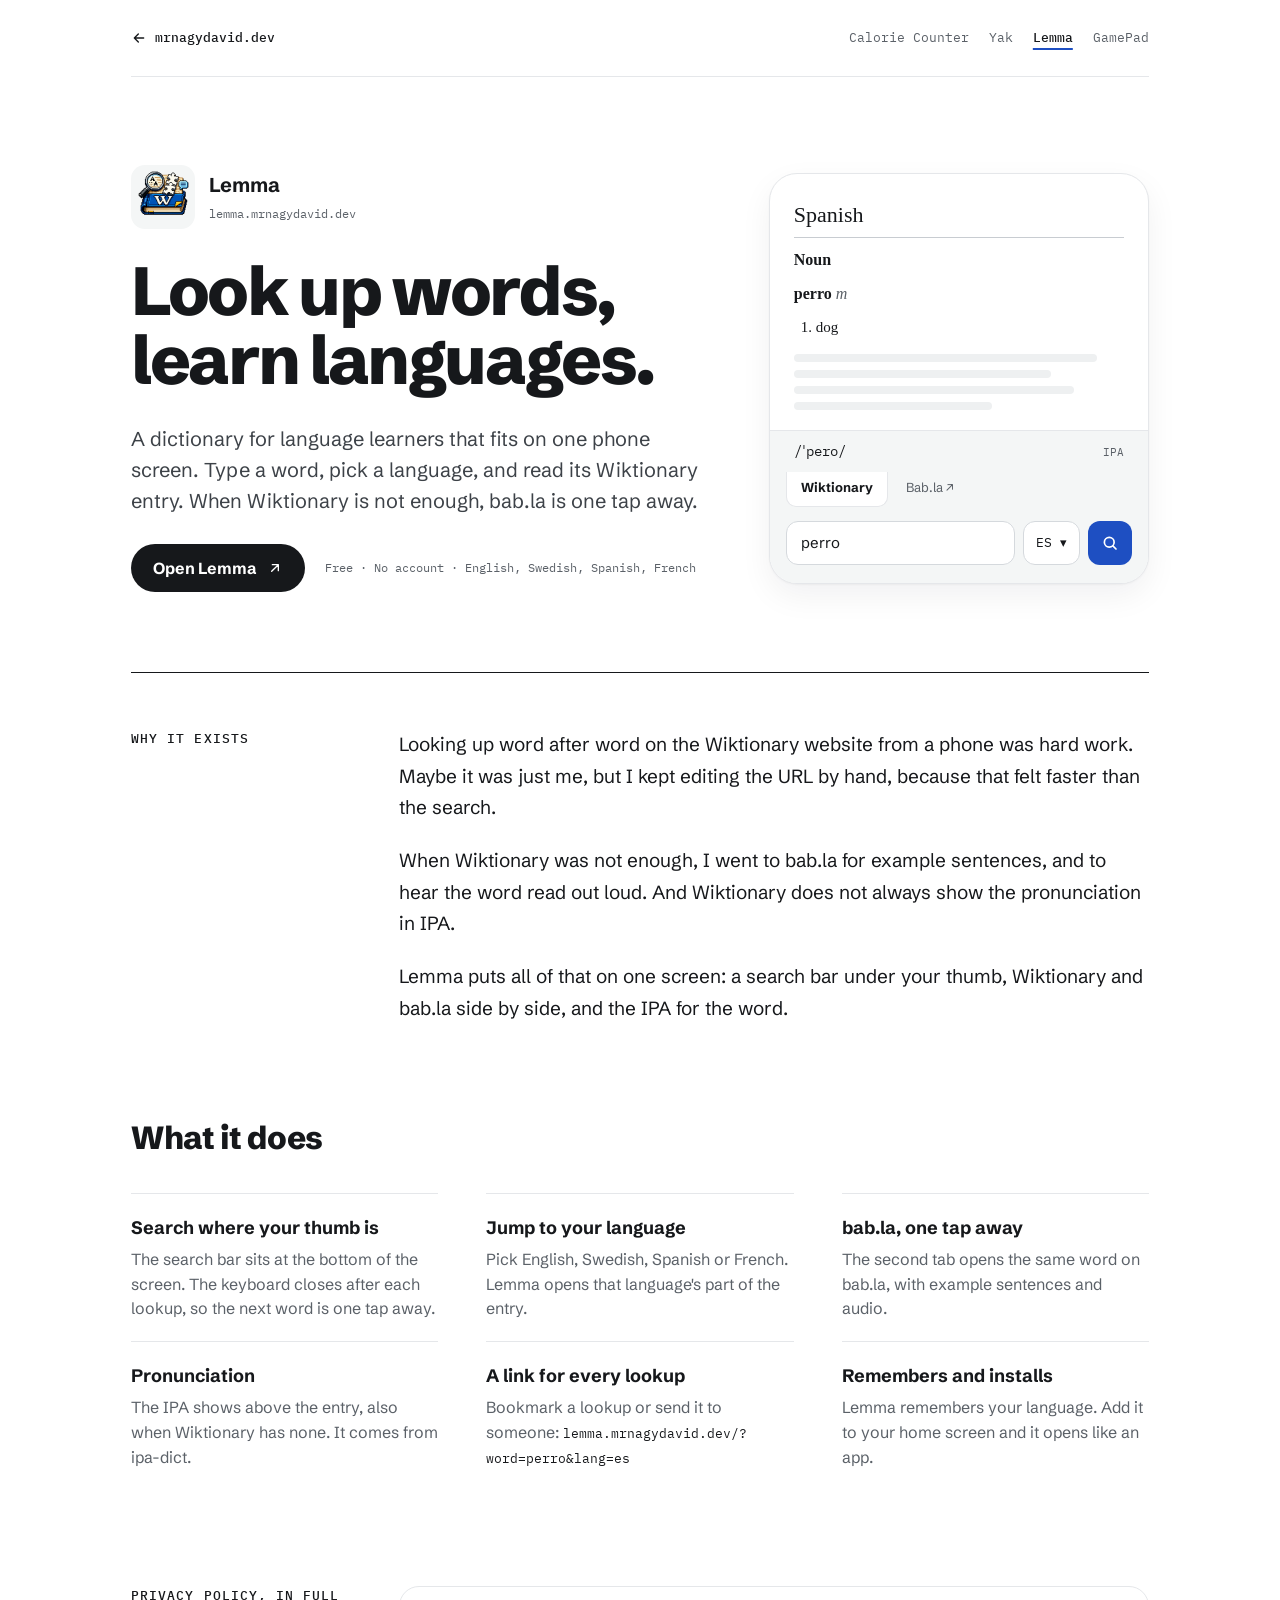
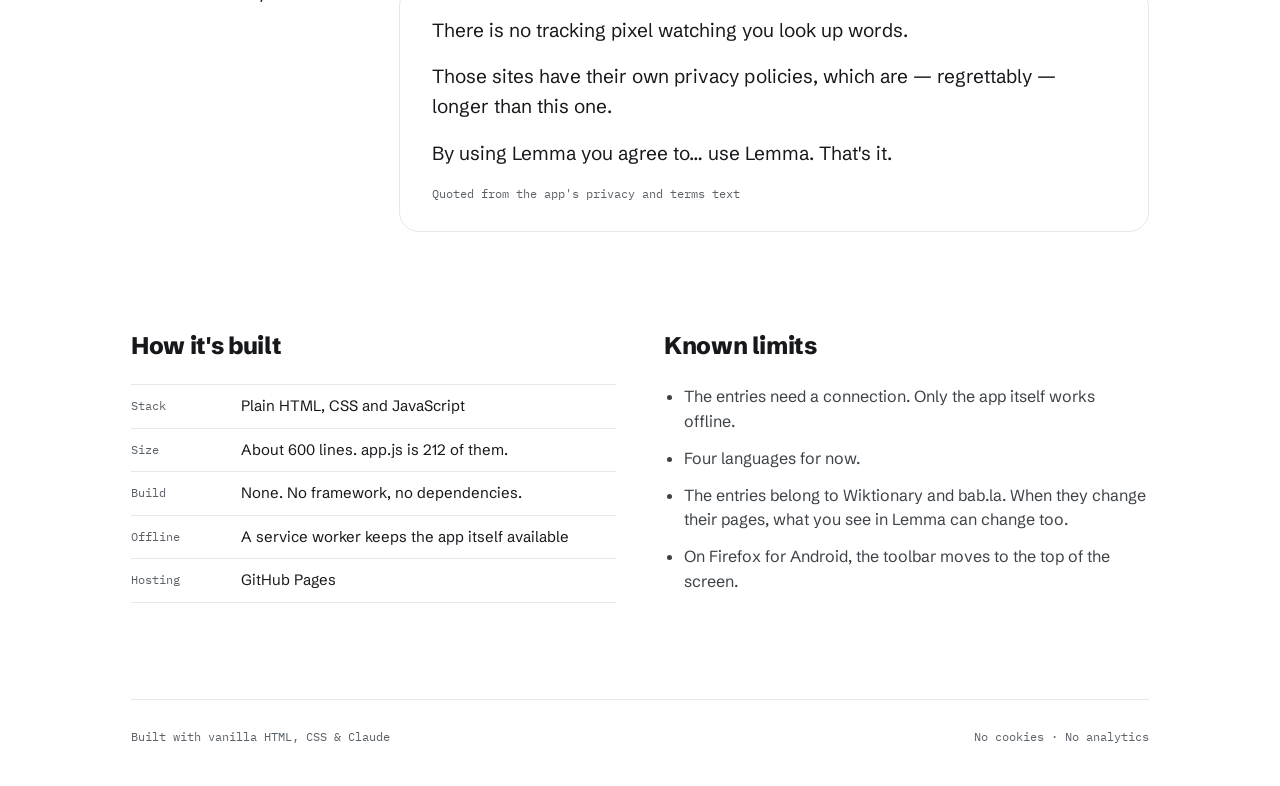
<file: lemma/index.html>
<!doctype html>
<html lang="en">
<head>
  <meta charset="utf-8">
  <meta name="viewport" content="width=device-width, initial-scale=1">
  <title>Lemma · mrnagydavid.dev</title>
  <meta name="description" content="Lemma: a dictionary for language learners that fits on one phone screen. Wiktionary, bab.la and IPA in one place. No account.">
  <meta name="theme-color" content="#FFFFFF">
  <link rel="preconnect" href="https://fonts.googleapis.com">
  <link rel="preconnect" href="https://fonts.gstatic.com" crossorigin>
  <link rel="stylesheet" href="https://fonts.googleapis.com/css2?family=IBM+Plex+Mono:wght@400;500&family=Schibsted+Grotesk:wght@400;500;700;800&display=swap">
  <link rel="stylesheet" href="../style.css">
</head>
<body class="app-lemma">
  <a class="skip" href="#main">Skip to content</a>

  <div class="wrap">

    <header class="site-header">
      <a class="brand" href="../"><svg width="16" height="16" viewBox="0 0 24 24" fill="none" stroke="currentColor" stroke-width="2" stroke-linecap="round" stroke-linejoin="round" aria-hidden="true"><path d="M19 12H5M11 18l-6-6 6-6"/></svg>mrnagydavid.dev</a>
      <nav class="site-nav" aria-label="Apps">
        <a href="../calorie-counter/">Calorie Counter</a>
        <a href="../yak/">Yak</a>
        <a href="../lemma/" aria-current="page">Lemma</a>
        <a href="../gamepad/">GamePad</a>
      </nav>
    </header>

    <main id="main">

      <section class="hero">
        <div class="hero__text">
          <div class="app-id">
            <img src="../assets/lemma.webp" width="64" height="64" alt="Lemma icon: a blue book with a W, a magnifying glass and puzzle pieces">
            <div>
              <span class="app-id__name">Lemma</span>
              <span class="host">lemma.mrnagydavid.dev</span>
            </div>
          </div>
          <h1 class="display">Look up words, learn languages.</h1>
          <p class="lead">A dictionary for language learners that fits on one phone screen. Type a word, pick a language, and read its Wiktionary entry. When Wiktionary is not enough, bab.la is one tap away.</p>
          <div class="cta">
            <a class="btn" target="_blank" rel="noopener" href="https://lemma.mrnagydavid.dev">Open Lemma<svg width="16" height="16" viewBox="0 0 24 24" fill="none" stroke="currentColor" stroke-width="2" stroke-linecap="round" stroke-linejoin="round" aria-hidden="true"><path d="M7 17L17 7M8 7h9v9"/></svg><span class="visually-hidden"> (opens in a new tab)</span></a>
            <span class="note">Free · No account · English, Swedish, Spanish, French</span>
          </div>
        </div>

        <figure class="hero__figure">
          <div class="mock mock--lemma" role="img" aria-label="Illustration of a lookup: the Spanish noun perro, masculine, meaning dog, with the IPA /ˈpero/, a Wiktionary and a Bab.la tab, and the search bar at the bottom.">
            <div class="wk">
              <span class="wk__lang">Spanish</span>
              <span class="wk__pos">Noun</span>
              <span class="wk__head"><b>perro</b> <i>m</i></span>
              <ol><li>dog</li></ol>
              <div class="skeleton"><span></span><span></span><span></span><span></span></div>
            </div>
            <div class="ipa"><span>/ˈpero/</span><small>IPA</small></div>
            <div class="tabs">
              <span class="tab tab--on">Wiktionary</span>
              <span class="tab">Bab.la ↗</span>
            </div>
            <div class="searchbar">
              <span class="field">perro</span>
              <span class="field field--lang">ES ▾</span>
              <span class="go"><svg width="18" height="18" viewBox="0 0 24 24" fill="none" stroke="#FFFFFF" stroke-width="2.25" stroke-linecap="round" stroke-linejoin="round"><circle cx="11" cy="11" r="6.5"/><path d="M20 20l-4.2-4.2"/></svg></span>
            </div>
          </div>
        </figure>
      </section>

      <section class="split split--ruled" aria-labelledby="why-title">
        <h2 id="why-title" class="label">Why it exists</h2>
        <div class="prose">
          <p>Looking up word after word on the Wiktionary website from a phone was hard work. Maybe it was just me, but I kept editing the URL by hand, because that felt faster than the search.</p>
          <p>When Wiktionary was not enough, I went to bab.la for example sentences, and to hear the word read out loud. And Wiktionary does not always show the pronunciation in IPA.</p>
          <p>Lemma puts all of that on one screen: a search bar under your thumb, Wiktionary and bab.la side by side, and the IPA for the word.</p>
        </div>
      </section>

      <section class="block" aria-labelledby="does-title">
        <h2 id="does-title" class="h2">What it does</h2>
        <div class="features">
          <div class="feature">
            <h3>Search where your thumb is</h3>
            <p>The search bar sits at the bottom of the screen. The keyboard closes after each lookup, so the next word is one tap away.</p>
          </div>
          <div class="feature">
            <h3>Jump to your language</h3>
            <p>Pick English, Swedish, Spanish or French. Lemma opens that language's part of the entry.</p>
          </div>
          <div class="feature">
            <h3>bab.la, one tap away</h3>
            <p>The second tab opens the same word on bab.la, with example sentences and audio.</p>
          </div>
          <div class="feature">
            <h3>Pronunciation</h3>
            <p>The IPA shows above the entry, also when Wiktionary has none. It comes from ipa-dict.</p>
          </div>
          <div class="feature">
            <h3>A link for every lookup</h3>
            <p>Bookmark a lookup or send it to someone: <code>lemma.mrnagydavid.dev/?word=perro&amp;lang=es</code></p>
          </div>
          <div class="feature">
            <h3>Remembers and installs</h3>
            <p>Lemma remembers your language. Add it to your home screen and it opens like an app.</p>
          </div>
        </div>
      </section>

      <section class="split split--flush" aria-labelledby="privacy-title">
        <h2 id="privacy-title" class="label">Privacy policy, in full</h2>
        <div class="privacy">
          <p>There is no tracking pixel watching you look up words.</p>
          <p>Those sites have their own privacy policies, which are — regrettably — longer than this one.</p>
          <p>By using Lemma you agree to… use Lemma. That's it.</p>
          <span class="note">Quoted from the app's privacy and terms text</span>
        </div>
      </section>

      <section class="two">
        <div>
          <h2 class="h3">How it's built</h2>
          <dl class="specs">
            <dt>Stack</dt><dd>Plain HTML, CSS and JavaScript</dd>
            <dt>Size</dt><dd>About 600 lines. app.js is 212 of them.</dd>
            <dt>Build</dt><dd>None. No framework, no dependencies.</dd>
            <dt>Offline</dt><dd>A service worker keeps the app itself available</dd>
            <dt>Hosting</dt><dd>GitHub Pages</dd>
          </dl>
        </div>
        <div>
          <h2 class="h3">Known limits</h2>
          <ul class="limits">
            <li>The entries need a connection. Only the app itself works offline.</li>
            <li>Four languages for now.</li>
            <li>The entries belong to Wiktionary and bab.la. When they change their pages, what you see in Lemma can change too.</li>
            <li>On Firefox for Android, the toolbar moves to the top of the screen.</li>
          </ul>
        </div>
      </section>

    </main>

    <footer class="site-footer">
      <span>Built with vanilla HTML, CSS &amp; Claude</span>
      <span>No cookies · No analytics</span>
    </footer>

  </div>
</body>
</html>
</file>
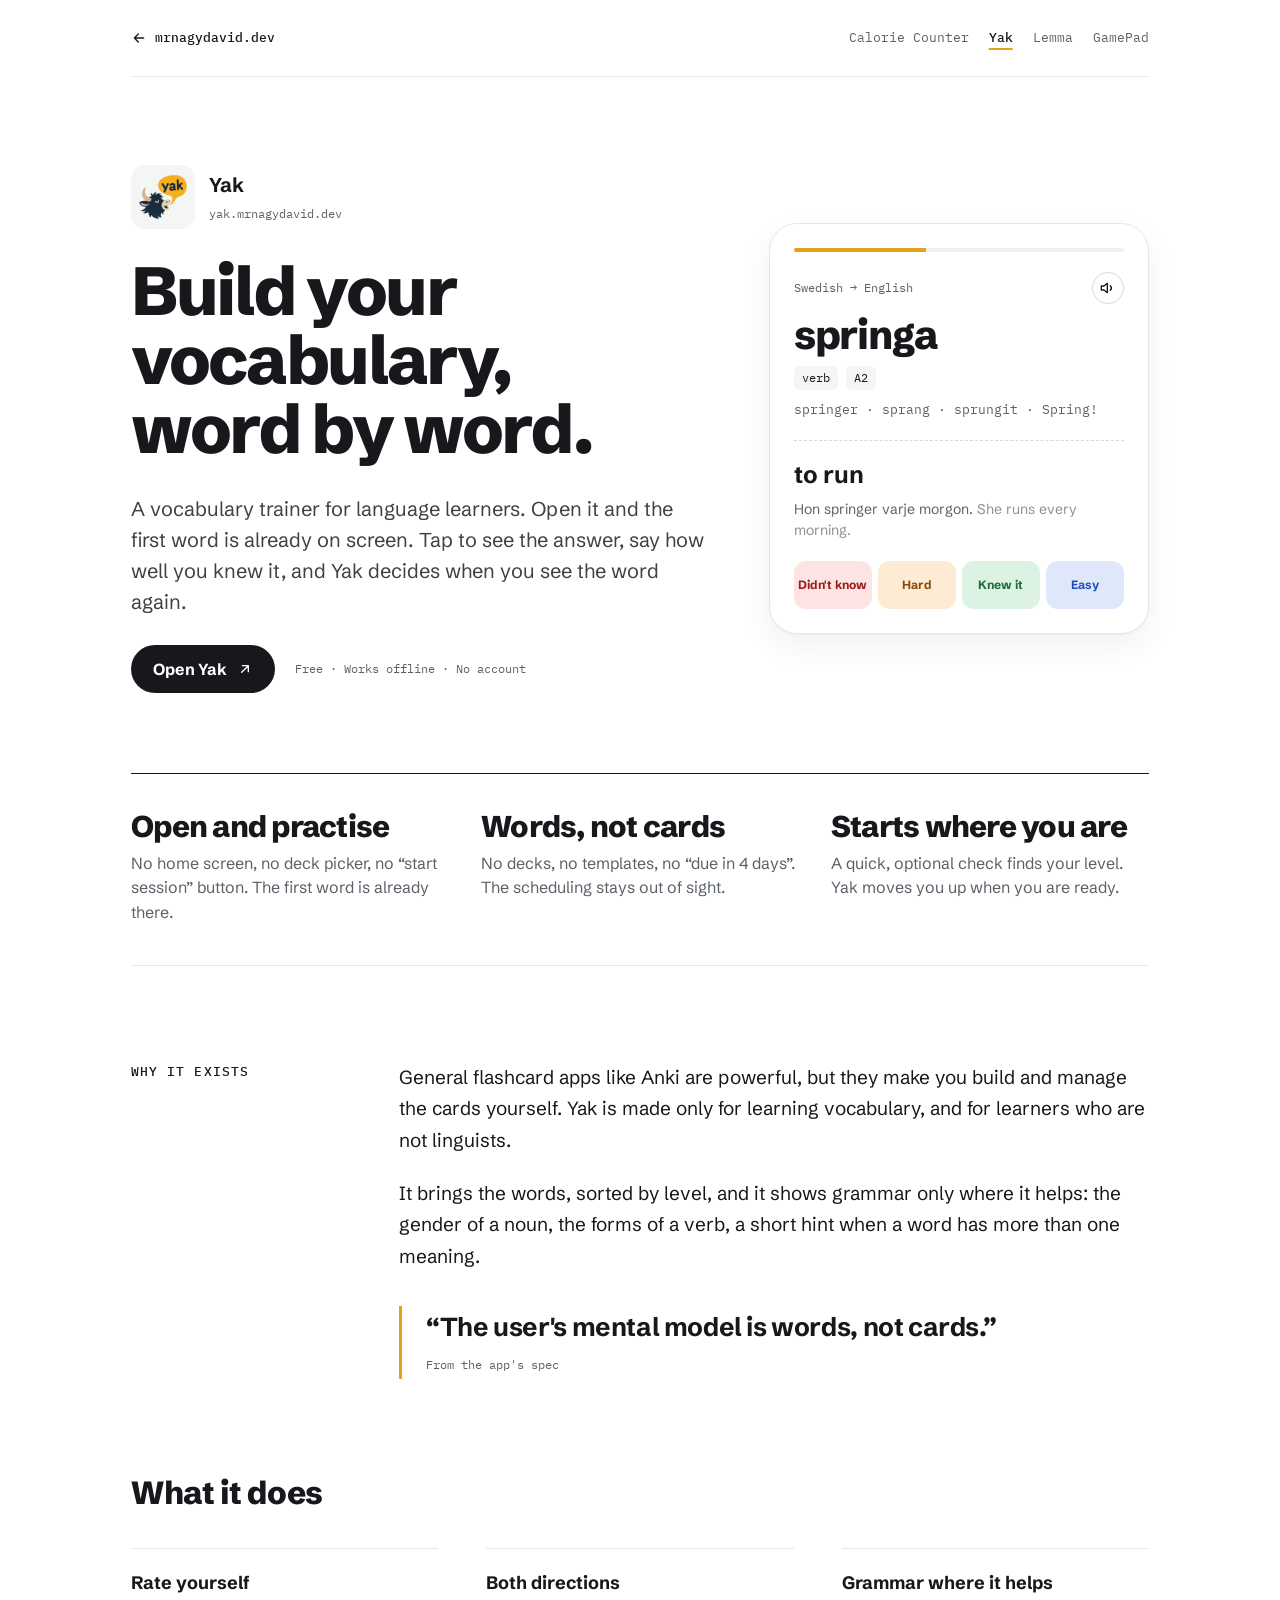
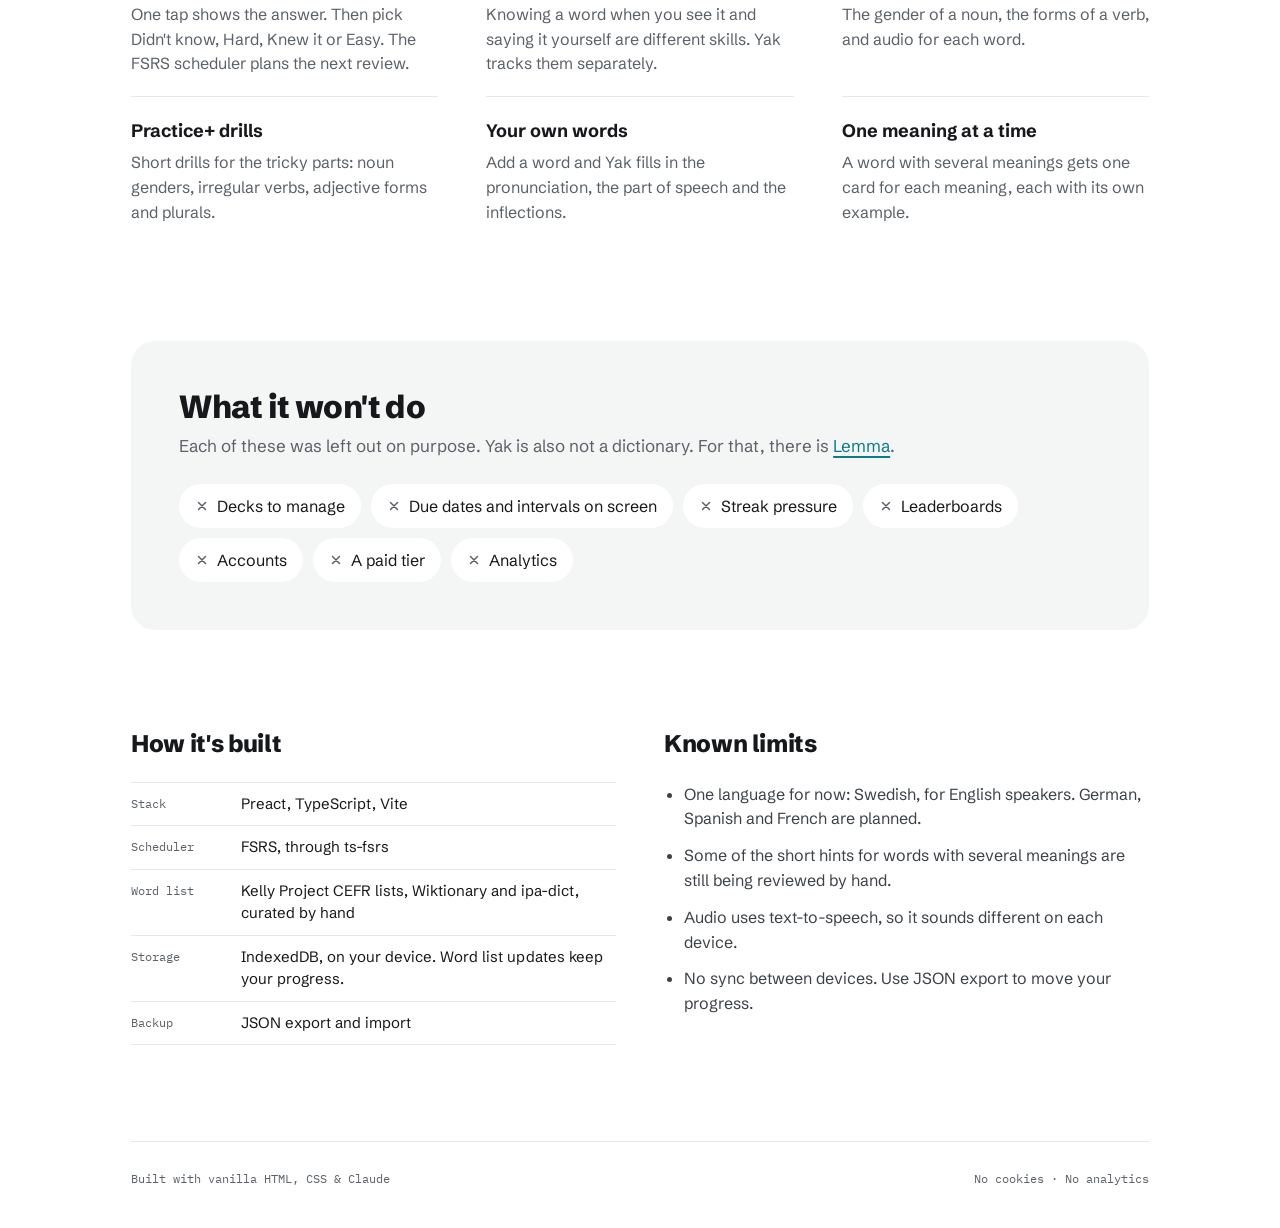
<file: yak/index.html>
<!doctype html>
<html lang="en">
<head>
  <meta charset="utf-8">
  <meta name="viewport" content="width=device-width, initial-scale=1">
  <title>Yak · mrnagydavid.dev</title>
  <meta name="description" content="Yak: a vocabulary trainer for language learners. Open it and practise. Words, not cards. Works offline, no account.">
  <meta name="theme-color" content="#FFFFFF">
  <link rel="preconnect" href="https://fonts.googleapis.com">
  <link rel="preconnect" href="https://fonts.gstatic.com" crossorigin>
  <link rel="stylesheet" href="https://fonts.googleapis.com/css2?family=IBM+Plex+Mono:wght@400;500&family=Schibsted+Grotesk:wght@400;500;700;800&display=swap">
  <link rel="stylesheet" href="../style.css">
</head>
<body class="app-yak">
  <a class="skip" href="#main">Skip to content</a>

  <div class="wrap">

    <header class="site-header">
      <a class="brand" href="../"><svg width="16" height="16" viewBox="0 0 24 24" fill="none" stroke="currentColor" stroke-width="2" stroke-linecap="round" stroke-linejoin="round" aria-hidden="true"><path d="M19 12H5M11 18l-6-6 6-6"/></svg>mrnagydavid.dev</a>
      <nav class="site-nav" aria-label="Apps">
        <a href="../calorie-counter/">Calorie Counter</a>
        <a href="../yak/" aria-current="page">Yak</a>
        <a href="../lemma/">Lemma</a>
        <a href="../gamepad/">GamePad</a>
      </nav>
    </header>

    <main id="main">

      <section class="hero">
        <div class="hero__text">
          <div class="app-id">
            <img src="../assets/yak.webp" width="64" height="64" alt="Yak icon: a shaggy yak with a speech bubble that says yak">
            <div>
              <span class="app-id__name">Yak</span>
              <span class="host">yak.mrnagydavid.dev</span>
            </div>
          </div>
          <h1 class="display">Build your vocabulary, word by word.</h1>
          <p class="lead">A vocabulary trainer for language learners. Open it and the first word is already on screen. Tap to see the answer, say how well you knew it, and Yak decides when you see the word again.</p>
          <div class="cta">
            <a class="btn" target="_blank" rel="noopener" href="https://yak.mrnagydavid.dev">Open Yak<svg width="16" height="16" viewBox="0 0 24 24" fill="none" stroke="currentColor" stroke-width="2" stroke-linecap="round" stroke-linejoin="round" aria-hidden="true"><path d="M7 17L17 7M8 7h9v9"/></svg><span class="visually-hidden"> (opens in a new tab)</span></a>
            <span class="note">Free · Works offline · No account</span>
          </div>
        </div>

        <figure class="hero__figure">
          <div class="mock mock--yak" role="img" aria-label="Illustration of a practice card: the Swedish verb springa, level A2, with its forms. The answer is to run, with an example sentence, and four buttons: Didn't know, Hard, Knew it and Easy.">
            <div class="progress"><span></span></div>
            <div class="yak-word">
              <div class="mock__row mock__row--center">
                <span class="mock__small">Swedish → English</span>
                <span class="speaker"><svg width="16" height="16" viewBox="0 0 24 24" fill="none" stroke="currentColor" stroke-width="2" stroke-linecap="round" stroke-linejoin="round"><path d="M11 5L6 9H2v6h4l5 4V5z"/><path d="M15.5 8.5a5 5 0 0 1 0 7"/></svg></span>
              </div>
              <span class="yak-term">springa</span>
              <div class="tags"><span class="tag">verb</span><span class="tag">A2</span></div>
              <span class="yak-forms">springer · sprang · sprungit · Spring!</span>
            </div>
            <div class="yak-answer">
              <strong>to run</strong>
              <p>Hon springer varje morgon. <span>She runs every morning.</span></p>
            </div>
            <div class="grades">
              <span class="grade grade--again">Didn't know</span>
              <span class="grade grade--hard">Hard</span>
              <span class="grade grade--good">Knew it</span>
              <span class="grade grade--easy">Easy</span>
            </div>
          </div>
        </figure>
      </section>

      <section class="strengths" aria-labelledby="diff-title">
        <h2 id="diff-title" class="visually-hidden">What makes it different</h2>
        <div class="strength">
          <h3>Open and practise</h3>
          <p>No home screen, no deck picker, no “start session” button. The first word is already there.</p>
        </div>
        <div class="strength">
          <h3>Words, not cards</h3>
          <p>No decks, no templates, no “due in 4 days”. The scheduling stays out of sight.</p>
        </div>
        <div class="strength">
          <h3>Starts where you are</h3>
          <p>A quick, optional check finds your level. Yak moves you up when you are ready.</p>
        </div>
      </section>

      <section class="split" aria-labelledby="why-title">
        <h2 id="why-title" class="label">Why it exists</h2>
        <div class="prose">
          <p>General flashcard apps like Anki are powerful, but they make you build and manage the cards yourself. Yak is made only for learning vocabulary, and for learners who are not linguists.</p>
          <p>It brings the words, sorted by level, and it shows grammar only where it helps: the gender of a noun, the forms of a verb, a short hint when a word has more than one meaning.</p>
          <blockquote class="quote">
            <p>“The user's mental model is words, not cards.”</p>
            <cite>From the app's spec</cite>
          </blockquote>
        </div>
      </section>

      <section class="block" aria-labelledby="does-title">
        <h2 id="does-title" class="h2">What it does</h2>
        <div class="features">
          <div class="feature">
            <h3>Rate yourself</h3>
            <p>One tap shows the answer. Then pick Didn't know, Hard, Knew it or Easy. The FSRS scheduler plans the next review.</p>
          </div>
          <div class="feature">
            <h3>Both directions</h3>
            <p>Knowing a word when you see it and saying it yourself are different skills. Yak tracks them separately.</p>
          </div>
          <div class="feature">
            <h3>Grammar where it helps</h3>
            <p>The gender of a noun, the forms of a verb, and audio for each word.</p>
          </div>
          <div class="feature">
            <h3>Practice+ drills</h3>
            <p>Short drills for the tricky parts: noun genders, irregular verbs, adjective forms and plurals.</p>
          </div>
          <div class="feature">
            <h3>Your own words</h3>
            <p>Add a word and Yak fills in the pronunciation, the part of speech and the inflections.</p>
          </div>
          <div class="feature">
            <h3>One meaning at a time</h3>
            <p>A word with several meanings gets one card for each meaning, each with its own example.</p>
          </div>
        </div>
      </section>

      <section class="wont" aria-labelledby="wont-title">
        <div class="wont__intro">
          <h2 id="wont-title" class="h2">What it won't do</h2>
          <p>Each of these was left out on purpose. Yak is also not a dictionary. For that, there is <a href="../lemma/">Lemma</a>.</p>
        </div>
        <ul class="chips">
          <li>Decks to manage</li>
          <li>Due dates and intervals on screen</li>
          <li>Streak pressure</li>
          <li>Leaderboards</li>
          <li>Accounts</li>
          <li>A paid tier</li>
          <li>Analytics</li>
        </ul>
      </section>

      <section class="two">
        <div>
          <h2 class="h3">How it's built</h2>
          <dl class="specs">
            <dt>Stack</dt><dd>Preact, TypeScript, Vite</dd>
            <dt>Scheduler</dt><dd>FSRS, through ts-fsrs</dd>
            <dt>Word list</dt><dd>Kelly Project CEFR lists, Wiktionary and ipa-dict, curated by hand</dd>
            <dt>Storage</dt><dd>IndexedDB, on your device. Word list updates keep your progress.</dd>
            <dt>Backup</dt><dd>JSON export and import</dd>
          </dl>
        </div>
        <div>
          <h2 class="h3">Known limits</h2>
          <ul class="limits">
            <li>One language for now: Swedish, for English speakers. German, Spanish and French are planned.</li>
            <li>Some of the short hints for words with several meanings are still being reviewed by hand.</li>
            <li>Audio uses text-to-speech, so it sounds different on each device.</li>
            <li>No sync between devices. Use JSON export to move your progress.</li>
          </ul>
        </div>
      </section>

    </main>

    <footer class="site-footer">
      <span>Built with vanilla HTML, CSS &amp; Claude</span>
      <span>No cookies · No analytics</span>
    </footer>

  </div>
</body>
</html>
</file>
<file: style.css>
/* ===== Tokens ===== */

:root {
  color-scheme: light;

  --bg:     #FFFFFF;
  --ink:    #16181B;
  --body:   #3D4248;
  --muted:  #5B6168;
  --faint:  #8A9097;
  --rule:   #E5E7EA;
  --line:   #D5D9DD;
  --dash:   #CBD0D6;
  --tint:   #F4F6F6;
  --track:  #EEF0F1;
  --accent: #0E7A84;
  --app:    var(--accent);

  --sans: 'Schibsted Grotesk', system-ui, -apple-system, 'Segoe UI', sans-serif;
  --mono: 'IBM Plex Mono', ui-monospace, Menlo, monospace;

  --shadow: 0 1px 2px rgba(22, 24, 27, .04), 0 12px 32px rgba(22, 24, 27, .06);
}

/* Each app has its own colour. Put the class on <body> or on one element. */
.app-cc      { --app: #E8590C; }
.app-yak     { --app: #E2A21B; }
.app-lemma   { --app: #1E4FC2; }
.app-gamepad { --app: #D1343C; }


/* ===== Base ===== */

*, *::before, *::after { box-sizing: border-box; }

html { -webkit-text-size-adjust: 100%; }

body {
  margin: 0;
  background: var(--bg);
  color: var(--ink);
  font-family: var(--sans);
  font-size: 16px;
  line-height: 1.5;
  -webkit-font-smoothing: antialiased;
}

h1, h2, h3, p, ul, ol, dl, dd, figure, blockquote { margin: 0; }
img, svg { display: block; max-width: 100%; }

a { color: inherit; text-decoration: none; }
a:hover { color: var(--accent); }
a:focus-visible { outline: 2px solid var(--accent); outline-offset: 4px; border-radius: 4px; }

.wrap {
  max-width: 1120px;
  margin: 0 auto;
  padding-inline: max(16px, 4vw);
}

.visually-hidden {
  position: absolute;
  width: 1px;
  height: 1px;
  overflow: hidden;
  clip: rect(0 0 0 0);
  clip-path: inset(50%);
  white-space: nowrap;
}

.skip {
  position: absolute;
  left: 16px;
  top: -64px;
  padding: 10px 16px;
  border-radius: 999px;
  background: var(--ink);
  color: #FFFFFF;
  font-weight: 700;
  z-index: 1;
}
.skip:focus { top: 16px; color: #FFFFFF; }

.mono, .note, .host, .label {
  font-family: var(--mono);
}

.note, .host {
  font-size: 12px;
  color: var(--muted);
}

.label {
  font-size: 13px;
  font-weight: 500;
  letter-spacing: .08em;
  text-transform: uppercase;
}


/* ===== Header and footer ===== */

.site-header {
  display: flex;
  flex-wrap: wrap;
  justify-content: space-between;
  align-items: center;
  gap: 16px;
  padding-block: 28px;
  border-bottom: 1px solid var(--rule);
  font-family: var(--mono);
  font-size: 13px;
}

.brand {
  display: flex;
  align-items: center;
  gap: 8px;
  font-weight: 500;
}

.site-nav {
  display: flex;
  flex-wrap: wrap;
  gap: 8px 20px;
  color: var(--muted);
}

.site-nav [aria-current="page"] {
  color: var(--ink);
  font-weight: 500;
  text-decoration: underline;
  text-decoration-color: var(--app);
  text-decoration-thickness: 2px;
  text-underline-offset: 6px;
}

.site-footer {
  display: flex;
  flex-wrap: wrap;
  justify-content: space-between;
  gap: 12px;
  padding-block: 28px 40px;
  border-top: 1px solid var(--rule);
  font-family: var(--mono);
  font-size: 12px;
  color: var(--muted);
}


/* ===== Hero ===== */

.hero {
  display: grid;
  grid-template-columns: minmax(0, 1fr) minmax(0, 380px);
  gap: 64px;
  align-items: center;
  padding-block: 88px 80px;
}

.hero--home { padding-bottom: 96px; }

.hero__text {
  display: flex;
  flex-direction: column;
  gap: 28px;
  min-width: 0;
}

.hero__figure {
  display: flex;
  flex-direction: column;
  align-items: center;
  gap: 12px;
  min-width: 0;
}

.display {
  font-size: clamp(40px, 5.4vw, 68px);
  line-height: 1.02;
  letter-spacing: -.035em;
  font-weight: 800;
  max-width: 13ch;
  text-wrap: balance;
}

.hero--home .display { max-width: 14ch; }

.lead {
  font-size: 20px;
  line-height: 1.55;
  color: var(--body);
  max-width: 34em;
}

.portrait {
  width: 100%;
  max-width: 380px;
  height: auto;
  aspect-ratio: 2 / 3;
  object-fit: cover;
  border-radius: 28px;
  border: 1px solid var(--rule);
}

.app-id {
  display: flex;
  align-items: center;
  gap: 14px;
}

.app-id img {
  width: 64px;
  height: 64px;
  border-radius: 14px;
  background: var(--tint);
}

.app-id__name {
  display: block;
  font-size: 20px;
  font-weight: 700;
}

.cta {
  display: flex;
  flex-wrap: wrap;
  align-items: center;
  gap: 20px;
}

.btn {
  display: inline-flex;
  align-items: center;
  gap: 10px;
  min-height: 48px;
  padding: 0 22px;
  border-radius: 999px;
  background: var(--ink);
  color: #FFFFFF;
  font-size: 16px;
  font-weight: 700;
  transition: background-color .15s ease;
}

.btn:hover { background: #33383E; color: #FFFFFF; }


/* ===== Home: app list ===== */

.apps { padding-bottom: 96px; }

.apps__head {
  display: flex;
  justify-content: space-between;
  align-items: baseline;
  gap: 16px;
  padding-bottom: 16px;
  font-family: var(--mono);
  font-size: 13px;
  color: var(--muted);
}

.apps__head h2 { font-size: inherit; color: var(--ink); }

.app-list {
  list-style: none;
  padding: 0;
  border-bottom: 1px solid var(--rule);
}

.app-row {
  display: grid;
  grid-template-columns: 56px minmax(0, 240px) minmax(0, 1fr) minmax(0, 220px) 24px;
  gap: 28px;
  align-items: center;
  padding-block: 24px;
  border-top: 1px solid var(--rule);
}

.app-list > li:first-child .app-row { border-top-color: var(--ink); }

.app-row:hover { color: inherit; }
.app-row:hover .app-row__name { color: var(--accent); }

.app-row__icon {
  width: 56px;
  height: 56px;
  border-radius: 12px;
  background: var(--tint);
}

.app-row__icon--blank {
  background: none;
  border: 1px dashed #C9CDD2;
}

.app-row__title {
  display: flex;
  flex-direction: column;
  gap: 4px;
  min-width: 0;
}

.app-row__name {
  display: flex;
  align-items: center;
  gap: 10px;
  font-size: 22px;
  font-weight: 700;
  letter-spacing: -.01em;
}

.dot {
  flex: none;
  width: 10px;
  height: 10px;
  border-radius: 2px;
  background: var(--app);
}

.app-row__pitch {
  font-size: 18px;
  line-height: 1.45;
}

.app-row__facts {
  font-family: var(--mono);
  font-size: 12px;
  line-height: 1.6;
  color: var(--muted);
}

.app-row__arrow { transition: transform .15s ease; }
.app-row:hover .app-row__arrow { transform: translateX(4px); }

.app-row--soon { color: var(--muted); }


/* ===== Shared sections ===== */

.block {
  display: flex;
  flex-direction: column;
  gap: 36px;
  padding-bottom: 96px;
}

.block--tight { gap: 28px; }

.block__head {
  display: flex;
  flex-wrap: wrap;
  justify-content: space-between;
  align-items: baseline;
  gap: 12px;
}

.block__head p { font-size: 16px; color: var(--muted); }

.h2 {
  font-size: 32px;
  line-height: 1.15;
  letter-spacing: -.02em;
  font-weight: 800;
}

.h2--small {
  font-size: 28px;
  line-height: 1.2;
  font-weight: 700;
}

.h3 {
  font-size: 24px;
  letter-spacing: -.015em;
  font-weight: 800;
}

/* Label on the left, prose on the right */
.split {
  display: grid;
  grid-template-columns: minmax(0, 240px) minmax(0, 1fr);
  gap: 28px;
  padding-block: 96px;
}

.split--ruled {
  padding-top: 56px;
  border-top: 1px solid var(--ink);
}

.split--flush { padding-top: 0; }

.prose {
  display: flex;
  flex-direction: column;
  gap: 22px;
  max-width: 64ch;
  font-size: 19px;
  line-height: 1.65;
}

.prose a,
.wont a {
  color: var(--accent);
  text-decoration: underline;
  text-decoration-thickness: 2px;
  text-underline-offset: 4px;
}

.prose a:hover,
.wont a:hover { color: var(--ink); }

.quote {
  display: flex;
  flex-direction: column;
  gap: 10px;
  margin-top: 12px;
  padding: 4px 0 4px 24px;
  border-left: 3px solid var(--app);
}

.quote p {
  font-size: 26px;
  line-height: 1.35;
  font-weight: 700;
  letter-spacing: -.015em;
}

.quote cite {
  font-family: var(--mono);
  font-size: 12px;
  font-style: normal;
  color: var(--muted);
}

/* Short items with a coloured top rule */
.pillars {
  display: grid;
  grid-template-columns: repeat(auto-fit, minmax(min(100%, 220px), 1fr));
  gap: 32px;
}

.pillar {
  display: flex;
  flex-direction: column;
  gap: 8px;
  padding-top: 16px;
  border-top: 2px solid var(--app);
}

.pillar h3 { font-size: 17px; font-weight: 700; }
.pillar p { font-size: 15px; line-height: 1.55; color: var(--muted); }

/* What makes it different */
.strengths {
  display: grid;
  grid-template-columns: repeat(auto-fit, minmax(min(100%, 240px), 1fr));
  gap: 32px;
  padding-block: 36px 40px;
  border-top: 1px solid var(--ink);
  border-bottom: 1px solid var(--rule);
}

.strength {
  display: flex;
  flex-direction: column;
  gap: 8px;
}

.strength h3 {
  font-size: 30px;
  line-height: 1.1;
  letter-spacing: -.025em;
  font-weight: 800;
}

.strength p { font-size: 16px; line-height: 1.55; color: var(--muted); }

/* What it does */
.features {
  display: grid;
  grid-template-columns: repeat(auto-fit, minmax(min(100%, 300px), 1fr));
  gap: 0 48px;
}

.feature {
  display: flex;
  flex-direction: column;
  gap: 6px;
  padding-block: 20px;
  border-top: 1px solid var(--rule);
}

.feature h3 { font-size: 18px; font-weight: 700; }
.feature p { font-size: 16px; line-height: 1.55; color: var(--muted); }

.feature code {
  font-family: var(--mono);
  font-size: 13px;
  color: var(--ink);
  overflow-wrap: anywhere;
}

/* What it won't do */
.wont {
  display: flex;
  flex-direction: column;
  gap: 24px;
  margin-bottom: 96px;
  padding: 48px;
  border-radius: 24px;
  background: var(--tint);
}

.wont__intro {
  display: flex;
  flex-direction: column;
  gap: 8px;
}

.wont__intro p { font-size: 17px; line-height: 1.55; color: var(--muted); }

.chips {
  list-style: none;
  padding: 0;
  display: flex;
  flex-wrap: wrap;
  gap: 10px;
}

.chips li {
  display: inline-flex;
  align-items: center;
  gap: 8px;
  padding: 10px 16px;
  border-radius: 999px;
  background: #FFFFFF;
  font-size: 16px;
}

.chips li::before {
  content: "";
  flex: none;
  width: 14px;
  height: 14px;
  background: url("data:image/svg+xml,%3Csvg xmlns='http://www.w3.org/2000/svg' viewBox='0 0 24 24' fill='none' stroke='%235B6168' stroke-width='2.5' stroke-linecap='round'%3E%3Cpath d='M6 6l12 12M18 6L6 18'/%3E%3C/svg%3E") center / contain no-repeat;
}

/* How it's built + Known limits */
.two {
  display: grid;
  grid-template-columns: repeat(2, minmax(0, 1fr));
  gap: 48px;
  padding-bottom: 96px;
}

.two > div {
  display: flex;
  flex-direction: column;
  gap: 20px;
  min-width: 0;
}

.specs {
  display: grid;
  grid-template-columns: minmax(0, 110px) minmax(0, 1fr);
  border-bottom: 1px solid var(--rule);
  font-size: 15px;
  line-height: 1.5;
}

.specs dt {
  padding-block: 12px;
  border-top: 1px solid var(--rule);
  font-family: var(--mono);
  font-size: 12px;
  color: var(--muted);
}

.specs dd {
  padding-block: 10px;
  border-top: 1px solid var(--rule);
}

.limits {
  display: flex;
  flex-direction: column;
  gap: 12px;
  padding-left: 20px;
  font-size: 16px;
  line-height: 1.55;
  color: var(--body);
}

/* Lemma: privacy policy */
.privacy {
  display: flex;
  flex-direction: column;
  gap: 16px;
  max-width: 64ch;
  padding: 28px 32px;
  border: 1px solid var(--rule);
  border-radius: 20px;
  font-size: 19px;
  line-height: 1.6;
}

/* GamePad: games */
.games {
  display: grid;
  grid-template-columns: repeat(auto-fit, minmax(min(100%, 320px), 1fr));
  gap: 20px;
}

.game {
  display: flex;
  flex-direction: column;
  border: 1px solid var(--rule);
  border-radius: 20px;
  overflow: hidden;
}

.game > svg {
  width: 100%;
  height: auto;
  background: var(--tint);
}

.game__body {
  display: flex;
  flex-direction: column;
  gap: 8px;
  padding: 22px 24px 24px;
}

.game__title {
  display: flex;
  justify-content: space-between;
  align-items: baseline;
  gap: 12px;
}

.game__title h3 { font-size: 20px; font-weight: 700; }
.game p { font-size: 16px; line-height: 1.55; color: var(--muted); }

.game--soon {
  justify-content: center;
  gap: 10px;
  padding: 28px;
  border: 1px dashed var(--dash);
}

.game--soon h3 { font-size: 20px; font-weight: 700; }


/* ===== App illustrations (example data, not screenshots) ===== */

.mock {
  display: flex;
  flex-direction: column;
  gap: 18px;
  width: 100%;
  max-width: 380px;
  padding: 24px;
  border: 1px solid var(--rule);
  border-radius: 28px;
  background: #FFFFFF;
  box-shadow: var(--shadow);
}

.mock__row {
  display: flex;
  justify-content: space-between;
  align-items: baseline;
  gap: 12px;
}

.mock__row--center { align-items: center; }

.mock__title { font-size: 15px; font-weight: 700; }

.mock__small {
  font-family: var(--mono);
  font-size: 12px;
  color: var(--muted);
  font-variant-numeric: tabular-nums;
}

/* Calorie Counter */
.cc-total {
  display: flex;
  flex-direction: column;
  gap: 10px;
}

.cc-left {
  font-size: 40px;
  line-height: 1;
  font-weight: 800;
  letter-spacing: -.03em;
  font-variant-numeric: tabular-nums;
}

.cc-left small {
  font-size: 16px;
  font-weight: 500;
  letter-spacing: 0;
  color: var(--muted);
}

.bar {
  height: 10px;
  border-radius: 999px;
  background: var(--track);
  overflow: hidden;
}

.bar span {
  display: block;
  height: 100%;
  border-radius: 999px;
  background: #2E9D5B;
}

.cc-log {
  list-style: none;
  padding: 0;
  font-size: 14px;
  font-variant-numeric: tabular-nums;
}

.cc-log li {
  display: flex;
  justify-content: space-between;
  gap: 12px;
  padding-block: 9px;
  border-top: 1px solid var(--track);
}

.mock__buttons {
  display: flex;
  gap: 10px;
}

.pill {
  flex: 1;
  display: flex;
  align-items: center;
  justify-content: center;
  height: 44px;
  border: 1px solid var(--line);
  border-radius: 999px;
  font-size: 14px;
  font-weight: 700;
}

.pill--solid {
  border-color: transparent;
  background: #C2410C;
  color: #FFFFFF;
}

/* Yak */
.mock--yak { gap: 20px; }

.progress {
  height: 4px;
  border-radius: 999px;
  background: var(--track);
  overflow: hidden;
}

.progress span {
  display: block;
  width: 40%;
  height: 100%;
  background: var(--app);
}

.yak-word {
  display: flex;
  flex-direction: column;
  gap: 10px;
}

.speaker {
  display: inline-flex;
  align-items: center;
  justify-content: center;
  width: 32px;
  height: 32px;
  border: 1px solid var(--line);
  border-radius: 999px;
}

.yak-term {
  font-size: 40px;
  line-height: 1.05;
  font-weight: 800;
  letter-spacing: -.03em;
}

.tags {
  display: flex;
  flex-wrap: wrap;
  gap: 8px;
}

.tag {
  padding: 3px 8px;
  border-radius: 6px;
  background: var(--tint);
  font-family: var(--mono);
  font-size: 12px;
}

.yak-forms {
  font-family: var(--mono);
  font-size: 13px;
  color: var(--muted);
}

.yak-answer {
  display: flex;
  flex-direction: column;
  gap: 6px;
  padding-top: 16px;
  border-top: 1px dashed var(--line);
}

.yak-answer strong { font-size: 24px; font-weight: 700; }
.yak-answer p { font-size: 14px; line-height: 1.5; color: var(--muted); }
.yak-answer p span { color: var(--faint); }

.grades {
  display: grid;
  grid-template-columns: repeat(4, minmax(0, 1fr));
  gap: 6px;
}

.grade {
  display: flex;
  align-items: center;
  justify-content: center;
  min-height: 48px;
  padding: 4px;
  border-radius: 12px;
  font-size: 12px;
  font-weight: 700;
  line-height: 1.2;
  text-align: center;
}

.grade--again { background: #FDE4E3; color: #9B1C1C; }
.grade--hard  { background: #FDEBD3; color: #8A4B08; }
.grade--good  { background: #DCF2E3; color: #1E6B3A; }
.grade--easy  { background: #DFE8FB; color: #1E4FC2; }

/* Lemma */
.mock--lemma {
  gap: 0;
  padding: 0;
  overflow: hidden;
}

.wk {
  display: flex;
  flex-direction: column;
  gap: 10px;
  padding: 24px 24px 20px;
  font-family: Georgia, 'Times New Roman', serif;
  font-size: 16px;
}

.wk__lang {
  padding-bottom: 6px;
  border-bottom: 1px solid #C8CCD1;
  font-size: 22px;
}

.wk__pos { font-weight: 700; }
.wk__head i { color: var(--muted); }

.wk ol {
  padding-left: 22px;
  font-size: 15px;
  line-height: 1.5;
}

.skeleton {
  display: flex;
  flex-direction: column;
  gap: 8px;
  padding-top: 6px;
}

.skeleton span {
  height: 8px;
  border-radius: 4px;
  background: var(--track);
}

.skeleton span:nth-child(1) { width: 92%; }
.skeleton span:nth-child(2) { width: 78%; }
.skeleton span:nth-child(3) { width: 85%; }
.skeleton span:nth-child(4) { width: 60%; }

.ipa {
  display: flex;
  justify-content: space-between;
  align-items: center;
  padding: 10px 24px;
  border-top: 1px solid var(--rule);
  background: var(--tint);
  font-family: var(--mono);
  font-size: 14px;
}

.ipa small { font-size: 11px; color: var(--muted); }

.tabs {
  display: flex;
  gap: 4px;
  padding: 0 16px;
  background: var(--tint);
}

.tab {
  padding: 6px 14px 8px;
  border-radius: 0 0 10px 10px;
  font-size: 13px;
  color: var(--muted);
}

.tab--on {
  border: 1px solid var(--rule);
  border-top: none;
  background: #FFFFFF;
  color: var(--ink);
  font-weight: 700;
}

.searchbar {
  display: flex;
  align-items: center;
  gap: 8px;
  padding: 14px 16px 18px;
  background: var(--tint);
}

.field {
  flex: 1;
  display: flex;
  align-items: center;
  height: 44px;
  padding: 0 14px;
  border: 1px solid var(--line);
  border-radius: 12px;
  background: #FFFFFF;
  font-size: 15px;
}

.field--lang {
  flex: none;
  justify-content: center;
  padding: 0 12px;
  font-family: var(--mono);
  font-size: 13px;
}

.go {
  display: flex;
  align-items: center;
  justify-content: center;
  width: 44px;
  height: 44px;
  border-radius: 12px;
  background: var(--app);
}

/* GamePad */
.mock--gamepad { gap: 16px; }

.gp-grid {
  display: grid;
  grid-template-columns: repeat(2, minmax(0, 1fr));
  gap: 10px;
}

.gp-tile {
  display: flex;
  flex-direction: column;
  gap: 8px;
  padding: 12px;
  border-radius: 16px;
  background: var(--tint);
}

.gp-tile strong { font-size: 14px; font-weight: 700; }

.gp-tile span {
  font-family: var(--mono);
  font-size: 11px;
  color: var(--muted);
}

.gp-tile--soon {
  justify-content: center;
  align-items: center;
  border: 1px dashed var(--dash);
  background: none;
  color: var(--muted);
  font-size: 13px;
  font-weight: 700;
}


/* ===== Responsive ===== */

@media (max-width: 860px) {
  .hero,
  .split,
  .two {
    grid-template-columns: minmax(0, 1fr);
  }

  .hero { gap: 48px; padding-block: 56px; }
  .split { gap: 20px; padding-block: 72px; }
  .split--ruled { padding-top: 48px; }
  .split--flush { padding-top: 0; }
  .block, .apps, .two { padding-bottom: 72px; }
  .wont { margin-bottom: 72px; }
}

@media (max-width: 900px) {
  .app-row {
    grid-template-columns: 48px minmax(0, 1fr);
    gap: 8px 16px;
  }

  .app-row__icon { width: 48px; height: 48px; }
  .app-row__pitch,
  .app-row__facts { grid-column: 2; }
  .app-row__arrow { display: none; }
}

@media (max-width: 600px) {
  .wont { padding: 28px 20px; }
  .privacy { padding: 24px 20px; }
  .prose, .privacy { font-size: 18px; }
  .quote p { font-size: 22px; }
}

@media (prefers-reduced-motion: reduce) {
  .app-row__arrow, .btn { transition: none; }
}
</file>
